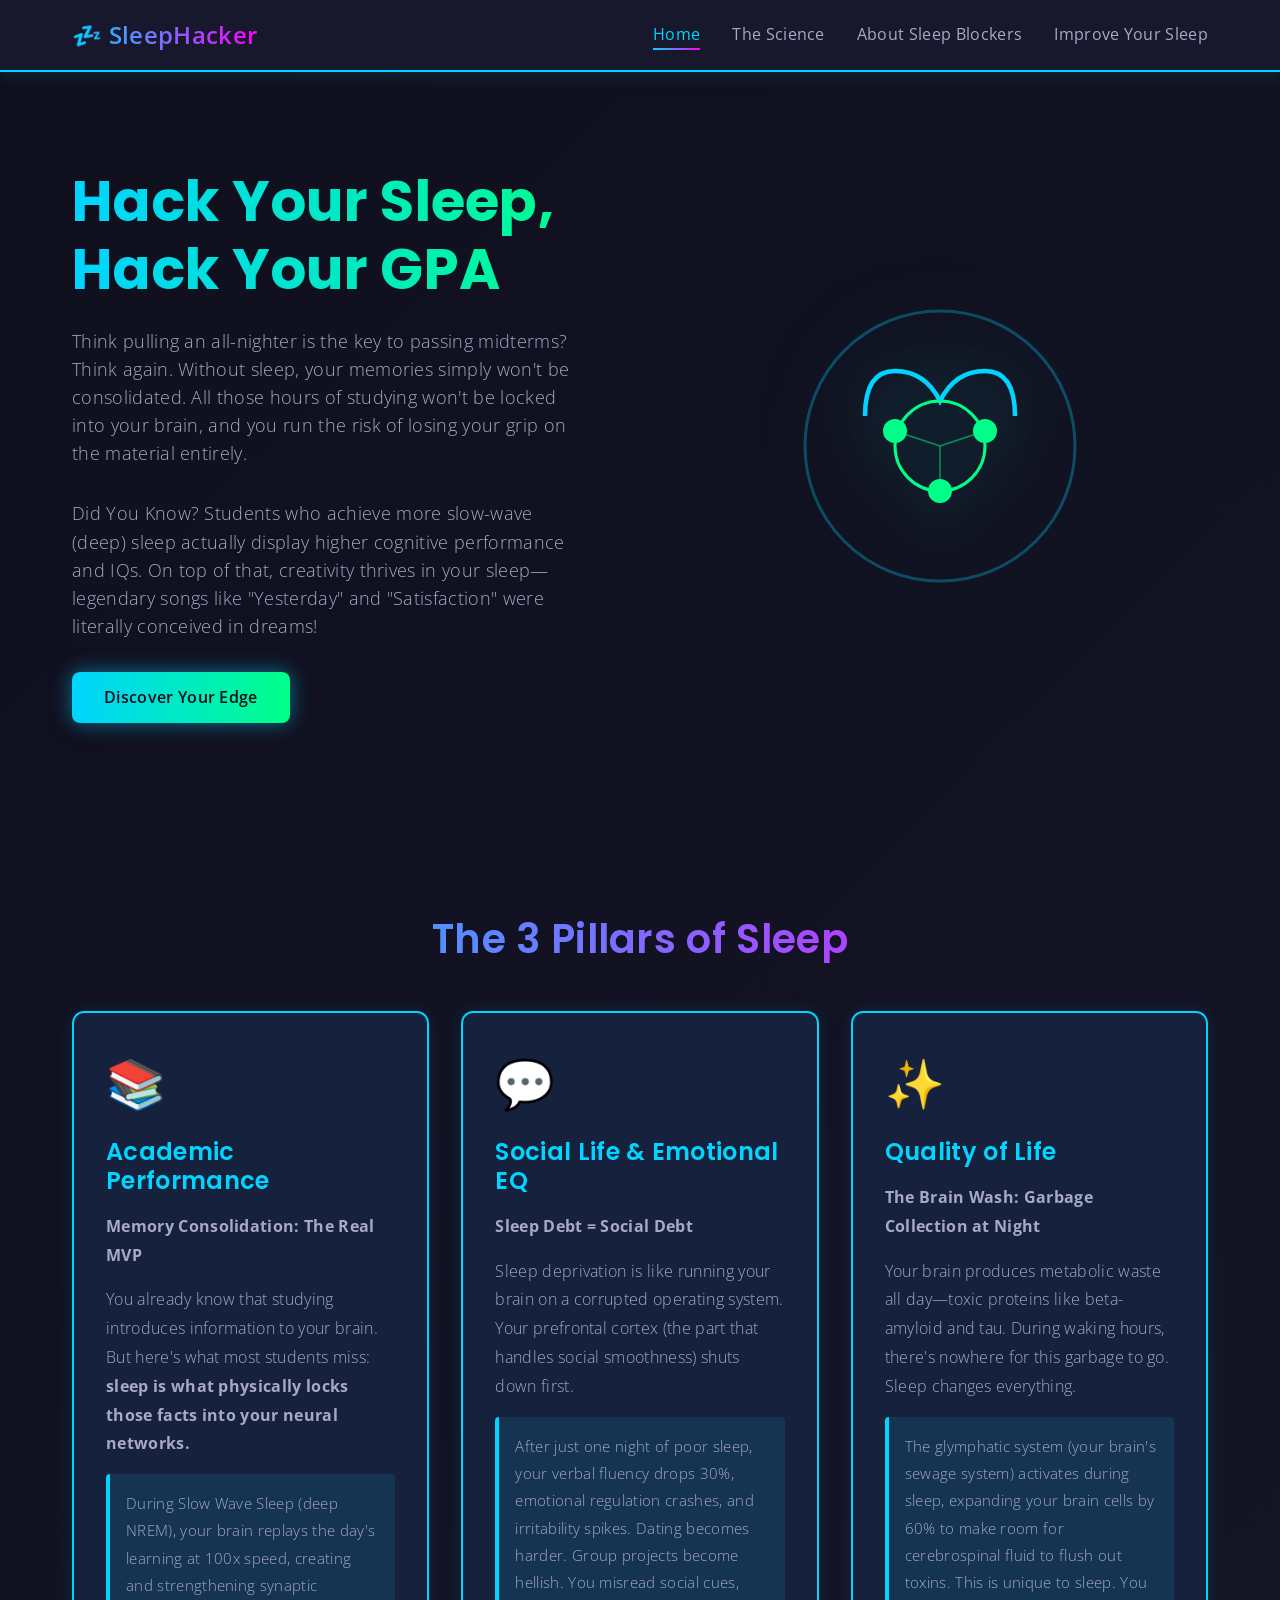
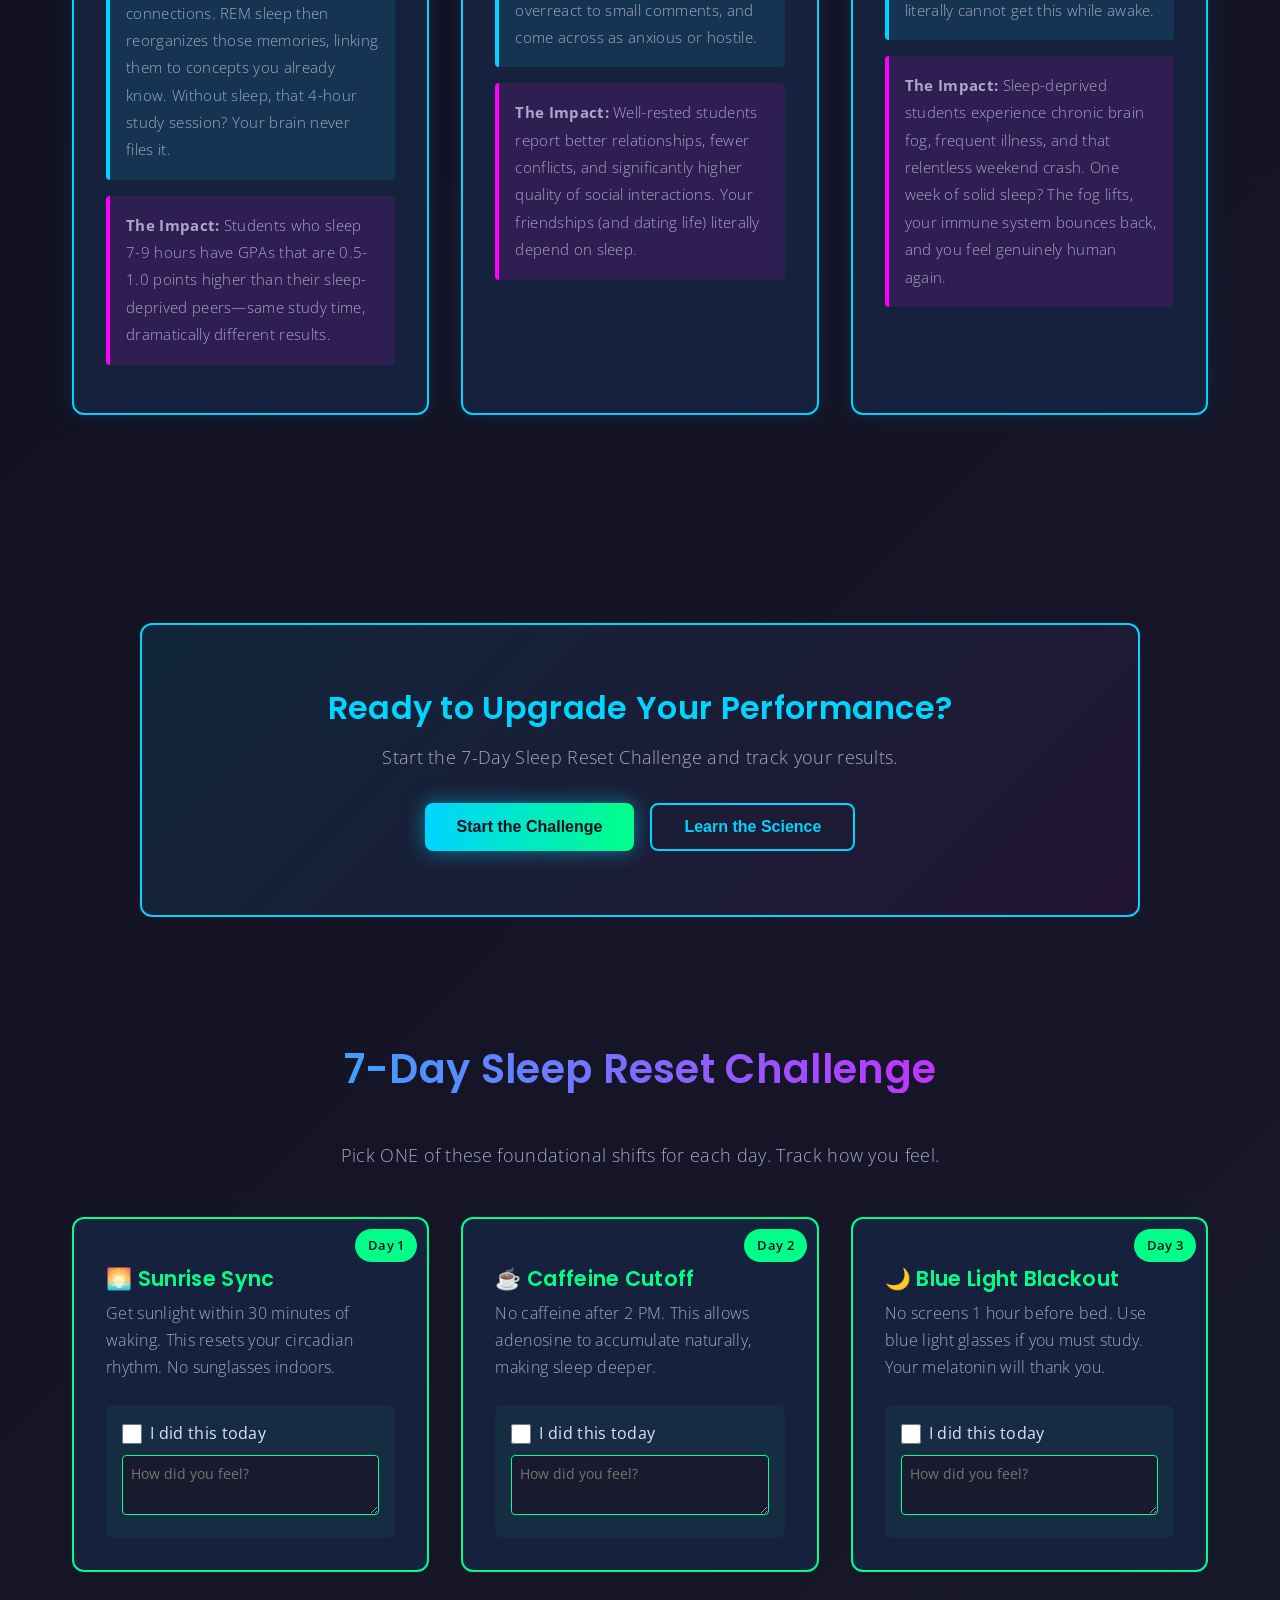
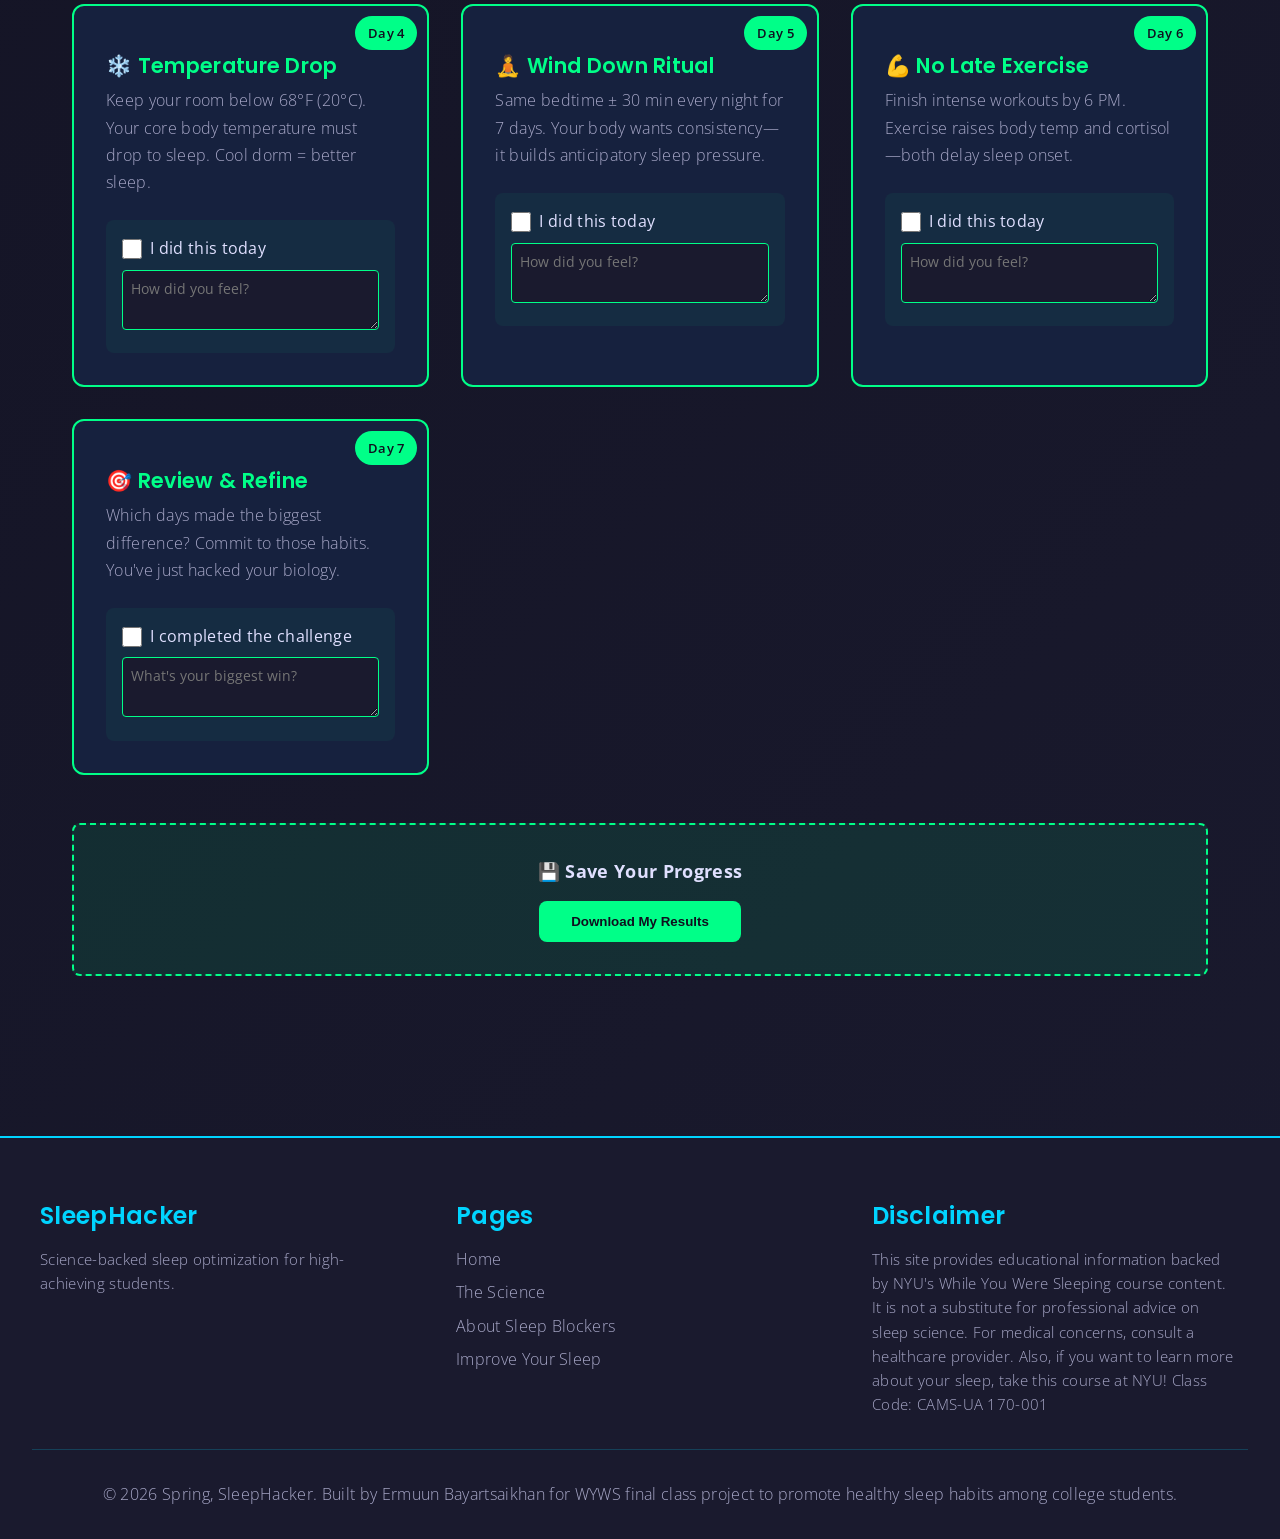
<file: index.html>
<!doctype html>
<html lang="en">
  <head>
    <meta charset="UTF-8" />
    <meta name="viewport" content="width=device-width, initial-scale=1.0" />
    <title>Sleep Hacker - The Ultimate College Cheat Code</title>
    <link rel="preconnect" href="https://fonts.googleapis.com" />
    <link rel="preconnect" href="https://fonts.gstatic.com" crossorigin />
    <link
      href="https://fonts.googleapis.com/css2?family=Open+Sans:wght@300;400&family=Poppins:wght@400;600;700&display=swap"
      rel="stylesheet"
    />
    <link rel="stylesheet" href="styles.css" />
  </head>
  <body>
    <!-- Navigation -->
    <nav class="navbar">
      <div class="nav-container">
        <div class="logo">💤 SleepHacker</div>
        <ul class="nav-links">
          <li><a href="index.html" class="active">Home</a></li>
          <li><a href="science.html">The Science</a></li>
          <li><a href="saboteurs.html">About Sleep Blockers</a></li>
          <li><a href="tools.html">Improve Your Sleep</a></li>
        </ul>
      </div>
    </nav>

    <!-- Hero Section -->
    <section class="hero">
      <div class="hero-content">
        <h1 class="hero-title">Hack Your Sleep, Hack Your GPA</h1>
        <p class="hero-description">
          Think pulling an all-nighter is the key to passing midterms? Think
          again. Without sleep, your memories simply won't be consolidated. All
          those hours of studying won't be locked into your brain, and you run
          the risk of losing your grip on the material entirely.
        </p>
        <p class="hero-description">
          Did You Know? Students who achieve more slow-wave (deep) sleep
          actually display higher cognitive performance and IQs. On top of that,
          creativity thrives in your sleep—legendary songs like "Yesterday" and
          "Satisfaction" were literally conceived in dreams!
        </p>
        <a href="#three-pillars" class="cta-button">Discover Your Edge</a>
      </div>
      <div class="hero-visual">
        <svg
          class="brain-icon"
          viewBox="0 0 200 200"
          xmlns="http://www.w3.org/2000/svg"
        >
          <circle
            cx="100"
            cy="100"
            r="90"
            fill="none"
            stroke="#00d4ff"
            stroke-width="2"
            opacity="0.3"
          />
          <path
            d="M50 80 Q50 50 70 50 Q90 50 100 70 Q110 50 130 50 Q150 50 150 80"
            fill="none"
            stroke="#00d4ff"
            stroke-width="3"
          />
          <circle
            cx="100"
            cy="100"
            r="30"
            fill="none"
            stroke="#00ff88"
            stroke-width="2"
          />
          <circle cx="70" cy="90" r="8" fill="#00ff88" />
          <circle cx="130" cy="90" r="8" fill="#00ff88" />
          <circle cx="100" cy="130" r="8" fill="#00ff88" />
          <line
            x1="70"
            y1="90"
            x2="100"
            y2="100"
            stroke="#00ff88"
            stroke-width="1"
            opacity="0.5"
          />
          <line
            x1="130"
            y1="90"
            x2="100"
            y2="100"
            stroke="#00ff88"
            stroke-width="1"
            opacity="0.5"
          />
          <line
            x1="100"
            y1="130"
            x2="100"
            y2="100"
            stroke="#00ff88"
            stroke-width="1"
            opacity="0.5"
          />
        </svg>
      </div>
    </section>

    <!-- Three Pillars Section -->
    <section class="three-pillars" id="three-pillars">
      <h2 class="section-title">The 3 Pillars of Sleep</h2>
      <div class="pillars-grid">
        <!-- Pillar 1: Academic Performance -->
        <div class="pillar-card">
          <div class="pillar-icon">📚</div>
          <h3>Academic Performance</h3>
          <p class="pillar-intro">
            <strong>Memory Consolidation: The Real MVP</strong>
          </p>
          <p>
            You already know that studying introduces information to your brain.
            But here's what most students miss:
            <strong
              >sleep is what physically locks those facts into your neural
              networks.</strong
            >
          </p>
          <p class="science-snippet">
            During Slow Wave Sleep (deep NREM), your brain replays the day's
            learning at 100x speed, creating and strengthening synaptic
            connections. REM sleep then reorganizes those memories, linking them
            to concepts you already know. Without sleep, that 4-hour study
            session? Your brain never files it.
          </p>
          <p class="impact">
            <strong>The Impact:</strong> Students who sleep 7-9 hours have GPAs
            that are 0.5-1.0 points higher than their sleep-deprived peers—same
            study time, dramatically different results.
          </p>
        </div>

        <!-- Pillar 2: Social Life & Emotional EQ -->
        <div class="pillar-card">
          <div class="pillar-icon">💬</div>
          <h3>Social Life & Emotional EQ</h3>
          <p class="pillar-intro"><strong>Sleep Debt = Social Debt</strong></p>
          <p>
            Sleep deprivation is like running your brain on a corrupted
            operating system. Your prefrontal cortex (the part that handles
            social smoothness) shuts down first.
          </p>
          <p class="science-snippet">
            After just one night of poor sleep, your verbal fluency drops 30%,
            emotional regulation crashes, and irritability spikes. Dating
            becomes harder. Group projects become hellish. You misread social
            cues, overreact to small comments, and come across as anxious or
            hostile.
          </p>
          <p class="impact">
            <strong>The Impact:</strong> Well-rested students report better
            relationships, fewer conflicts, and significantly higher quality of
            social interactions. Your friendships (and dating life) literally
            depend on sleep.
          </p>
        </div>

        <!-- Pillar 3: Quality of Life -->
        <div class="pillar-card">
          <div class="pillar-icon">✨</div>
          <h3>Quality of Life</h3>
          <p class="pillar-intro">
            <strong>The Brain Wash: Garbage Collection at Night</strong>
          </p>
          <p>
            Your brain produces metabolic waste all day—toxic proteins like
            beta-amyloid and tau. During waking hours, there's nowhere for this
            garbage to go. Sleep changes everything.
          </p>
          <p class="science-snippet">
            The glymphatic system (your brain's sewage system) activates during
            sleep, expanding your brain cells by 60% to make room for
            cerebrospinal fluid to flush out toxins. This is unique to sleep.
            You literally cannot get this while awake.
          </p>
          <p class="impact">
            <strong>The Impact:</strong> Sleep-deprived students experience
            chronic brain fog, frequent illness, and that relentless weekend
            crash. One week of solid sleep? The fog lifts, your immune system
            bounces back, and you feel genuinely human again.
          </p>
        </div>
      </div>
    </section>

    <!-- Hook CTA Section -->
    <section class="cta-section">
      <h2>Ready to Upgrade Your Performance?</h2>
      <p>Start the 7-Day Sleep Reset Challenge and track your results.</p>
      <div class="cta-buttons">
        <button class="cta-primary" onclick="scrollToSection('challenge')">
          Start the Challenge
        </button>
        <button
          class="cta-secondary"
          onclick="window.location.href = 'science.html'"
        >
          Learn the Science
        </button>
      </div>
    </section>

    <!-- 7-Day Challenge Section -->
    <section class="challenge-section" id="challenge">
      <h2 class="section-title">7-Day Sleep Reset Challenge</h2>
      <p class="challenge-intro">
        Pick ONE of these foundational shifts for each day. Track how you feel.
      </p>

      <div class="challenge-grid">
        <div class="challenge-card">
          <div class="day-badge">Day 1</div>
          <h4>🌅 Sunrise Sync</h4>
          <p>
            Get sunlight within 30 minutes of waking. This resets your circadian
            rhythm. No sunglasses indoors.
          </p>
          <div class="track-section">
            <label>
              <input type="checkbox" class="challenge-check" />
              I did this today
            </label>
            <textarea
              placeholder="How did you feel?"
              class="challenge-notes"
            ></textarea>
          </div>
        </div>

        <div class="challenge-card">
          <div class="day-badge">Day 2</div>
          <h4>☕ Caffeine Cutoff</h4>
          <p>
            No caffeine after 2 PM. This allows adenosine to accumulate
            naturally, making sleep deeper.
          </p>
          <div class="track-section">
            <label>
              <input type="checkbox" class="challenge-check" />
              I did this today
            </label>
            <textarea
              placeholder="How did you feel?"
              class="challenge-notes"
            ></textarea>
          </div>
        </div>

        <div class="challenge-card">
          <div class="day-badge">Day 3</div>
          <h4>🌙 Blue Light Blackout</h4>
          <p>
            No screens 1 hour before bed. Use blue light glasses if you must
            study. Your melatonin will thank you.
          </p>
          <div class="track-section">
            <label>
              <input type="checkbox" class="challenge-check" />
              I did this today
            </label>
            <textarea
              placeholder="How did you feel?"
              class="challenge-notes"
            ></textarea>
          </div>
        </div>

        <div class="challenge-card">
          <div class="day-badge">Day 4</div>
          <h4>❄️ Temperature Drop</h4>
          <p>
            Keep your room below 68°F (20°C). Your core body temperature must
            drop to sleep. Cool dorm = better sleep.
          </p>
          <div class="track-section">
            <label>
              <input type="checkbox" class="challenge-check" />
              I did this today
            </label>
            <textarea
              placeholder="How did you feel?"
              class="challenge-notes"
            ></textarea>
          </div>
        </div>

        <div class="challenge-card">
          <div class="day-badge">Day 5</div>
          <h4>🧘 Wind Down Ritual</h4>
          <p>
            Same bedtime ± 30 min every night for 7 days. Your body wants
            consistency—it builds anticipatory sleep pressure.
          </p>
          <div class="track-section">
            <label>
              <input type="checkbox" class="challenge-check" />
              I did this today
            </label>
            <textarea
              placeholder="How did you feel?"
              class="challenge-notes"
            ></textarea>
          </div>
        </div>

        <div class="challenge-card">
          <div class="day-badge">Day 6</div>
          <h4>💪 No Late Exercise</h4>
          <p>
            Finish intense workouts by 6 PM. Exercise raises body temp and
            cortisol—both delay sleep onset.
          </p>
          <div class="track-section">
            <label>
              <input type="checkbox" class="challenge-check" />
              I did this today
            </label>
            <textarea
              placeholder="How did you feel?"
              class="challenge-notes"
            ></textarea>
          </div>
        </div>

        <div class="challenge-card">
          <div class="day-badge">Day 7</div>
          <h4>🎯 Review & Refine</h4>
          <p>
            Which days made the biggest difference? Commit to those habits.
            You've just hacked your biology.
          </p>
          <div class="track-section">
            <label>
              <input type="checkbox" class="challenge-check" />
              I completed the challenge
            </label>
            <textarea
              placeholder="What's your biggest win?"
              class="challenge-notes"
            ></textarea>
          </div>
        </div>
      </div>

      <div class="challenge-cta">
        <p>💾 <strong>Save Your Progress</strong></p>
        <button class="export-btn" onclick="exportChallenge()">
          Download My Results
        </button>
      </div>
    </section>

    <!-- Footer -->
    <footer class="footer">
      <div class="footer-content">
        <div class="footer-section">
          <h4>SleepHacker</h4>
          <p>Science-backed sleep optimization for high-achieving students.</p>
        </div>
        <div class="footer-section">
          <h4>Pages</h4>
          <ul>
            <li><a href="index.html">Home</a></li>
            <li><a href="science.html">The Science</a></li>
            <li><a href="saboteurs.html">About Sleep Blockers</a></li>
            <li><a href="tools.html">Improve Your Sleep</a></li>
          </ul>
        </div>
        <div class="footer-section">
          <h4>Disclaimer</h4>
          <p>
            This site provides educational information backed by NYU's While You
            Were Sleeping course content. It is not a substitute for
            professional advice on sleep science. For medical concerns, consult
            a healthcare provider. Also, if you want to learn more about your
            sleep, take this course at NYU! Class Code: CAMS-UA 170-001
          </p>
        </div>
      </div>
      <div class="footer-bottom">
        <p>
          &copy; 2026 Spring, SleepHacker. Built by Ermuun Bayartsaikhan for
          WYWS final class project to promote healthy sleep habits among college
          students.
        </p>
      </div>
    </footer>

    <script src="script.js"></script>
  </body>
</html>
</file>
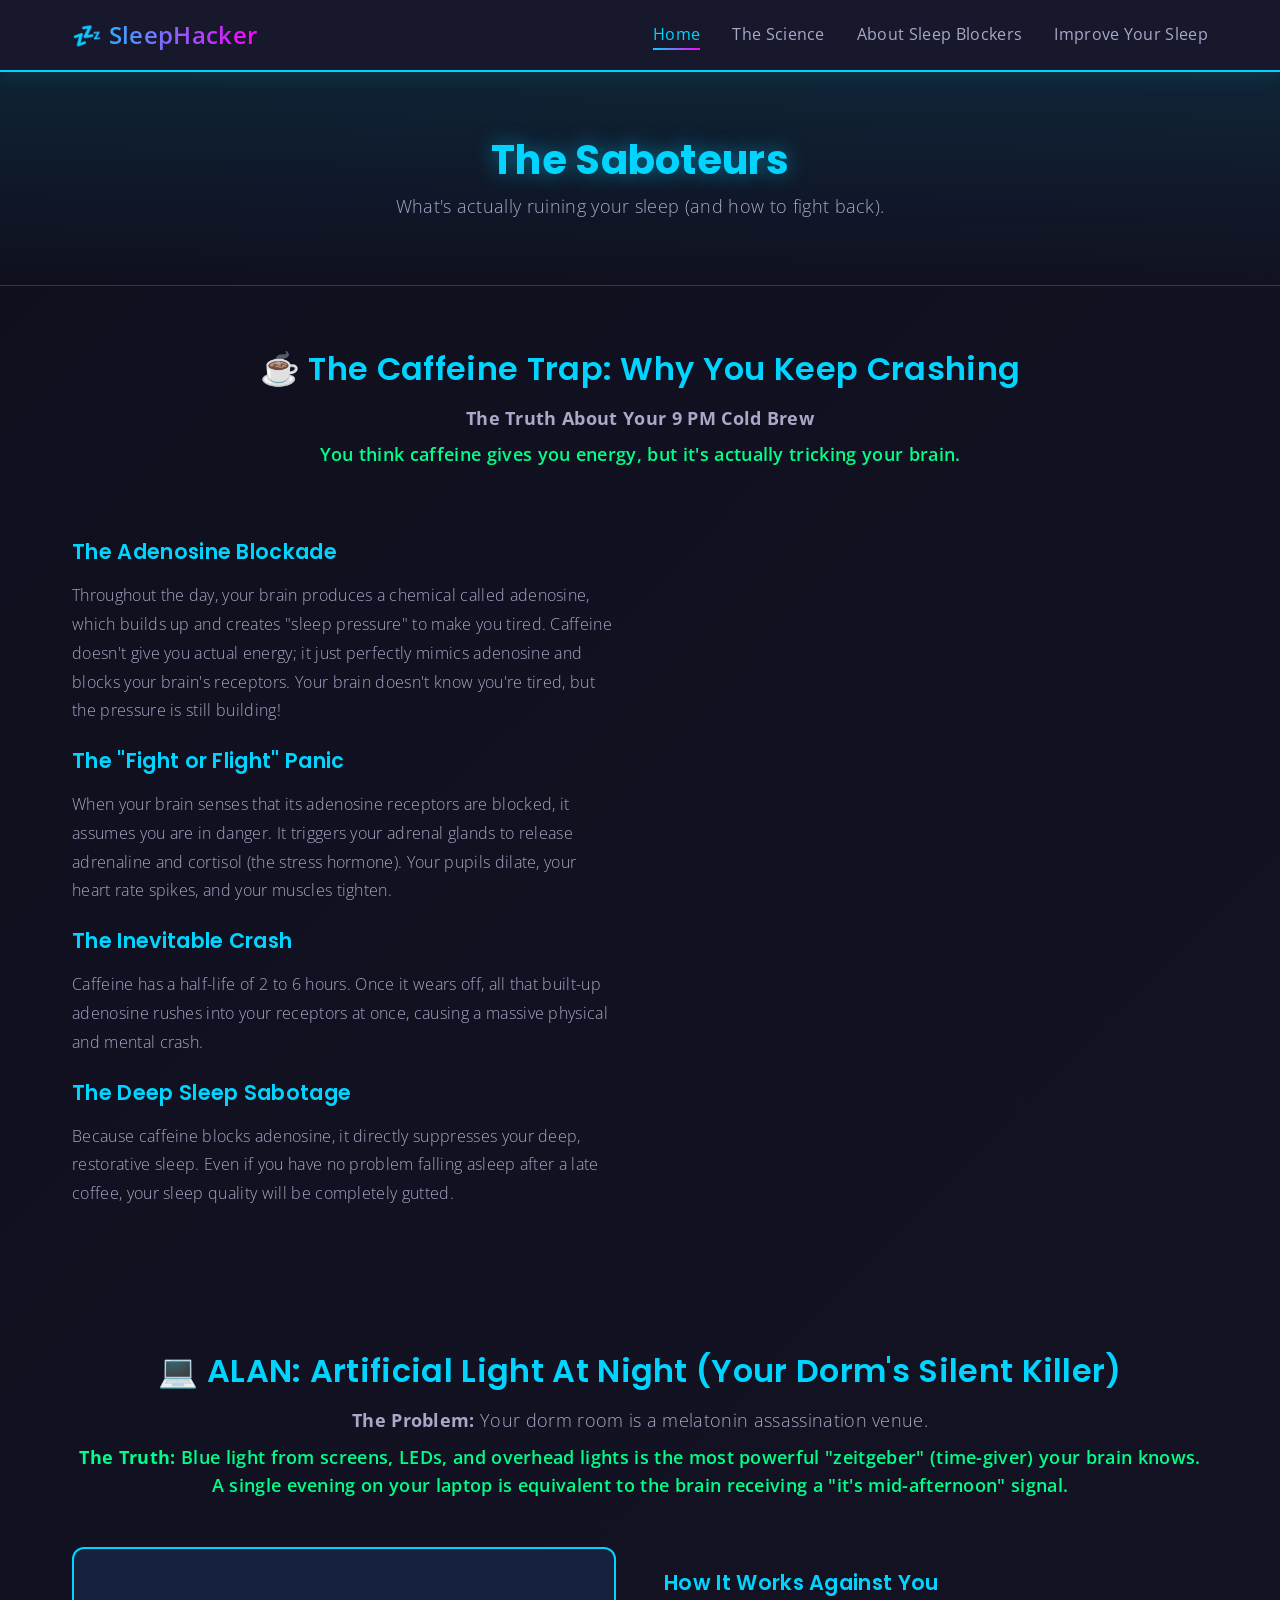
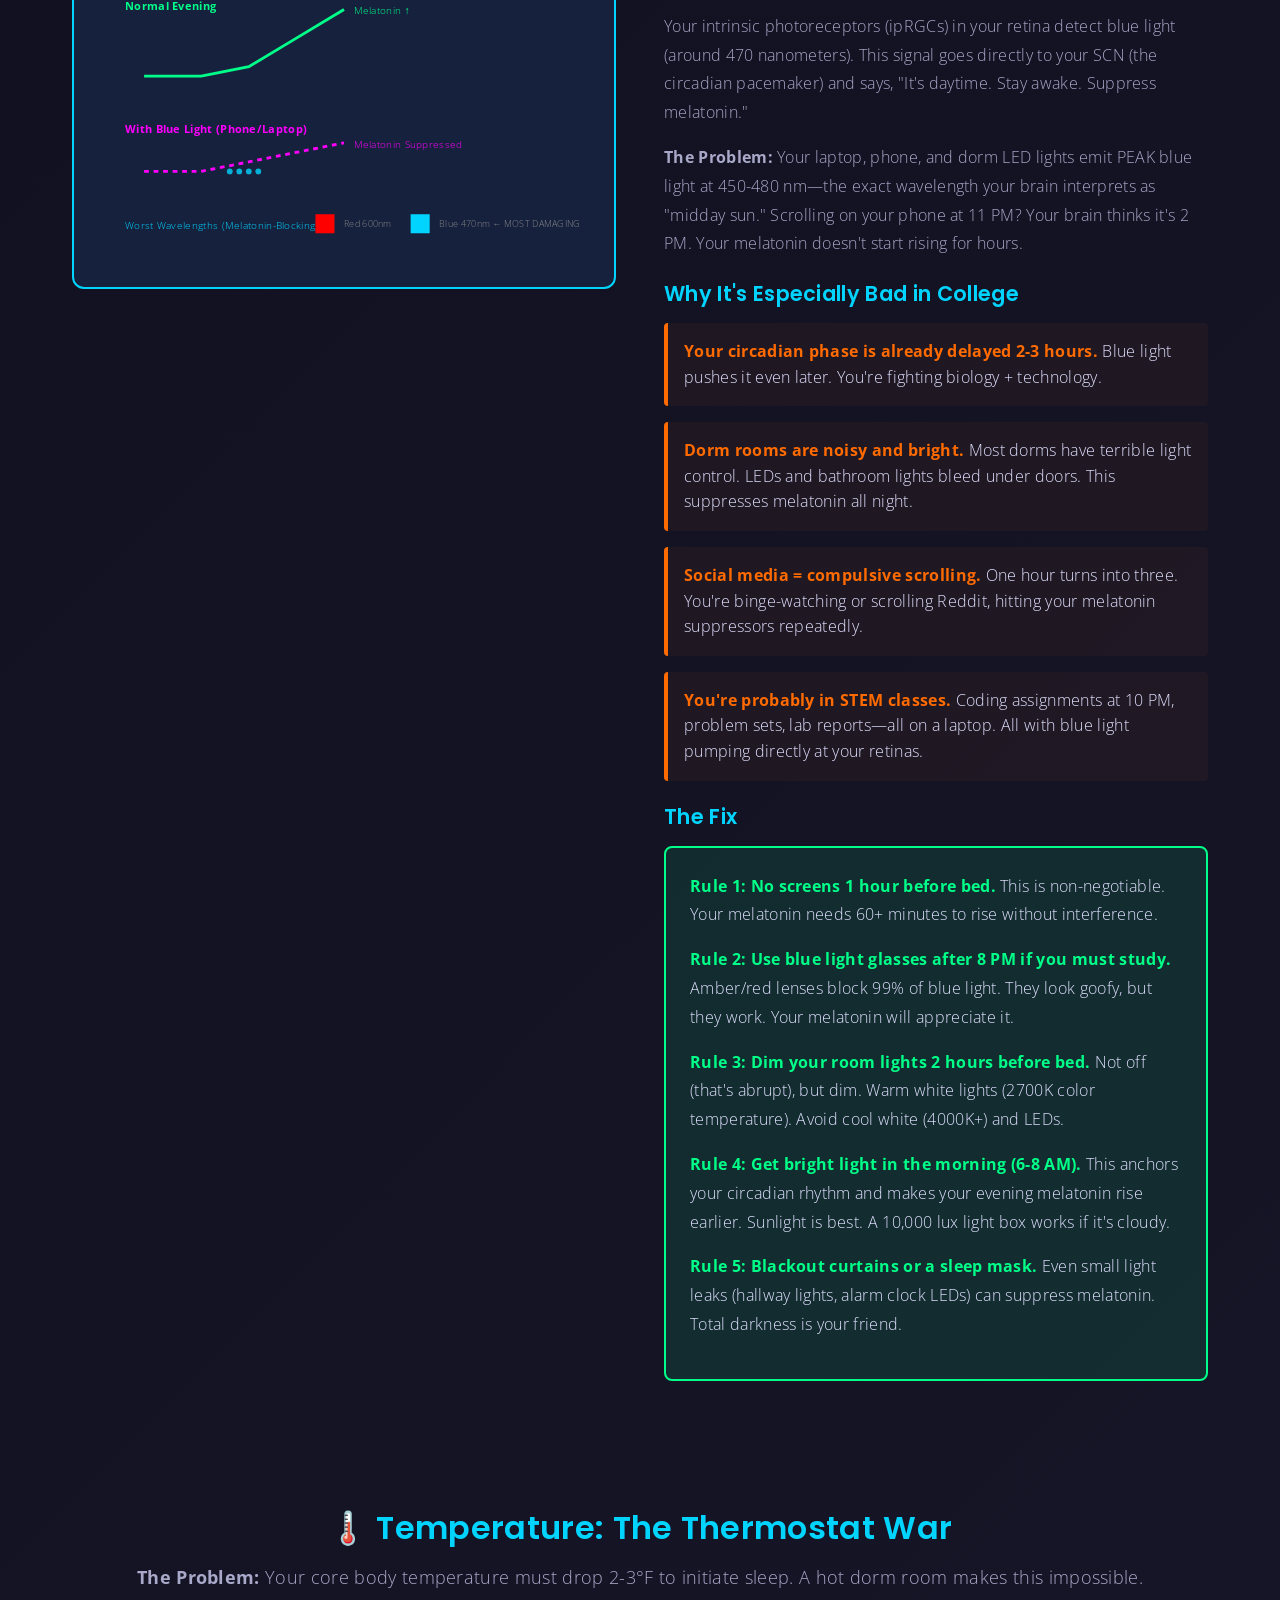
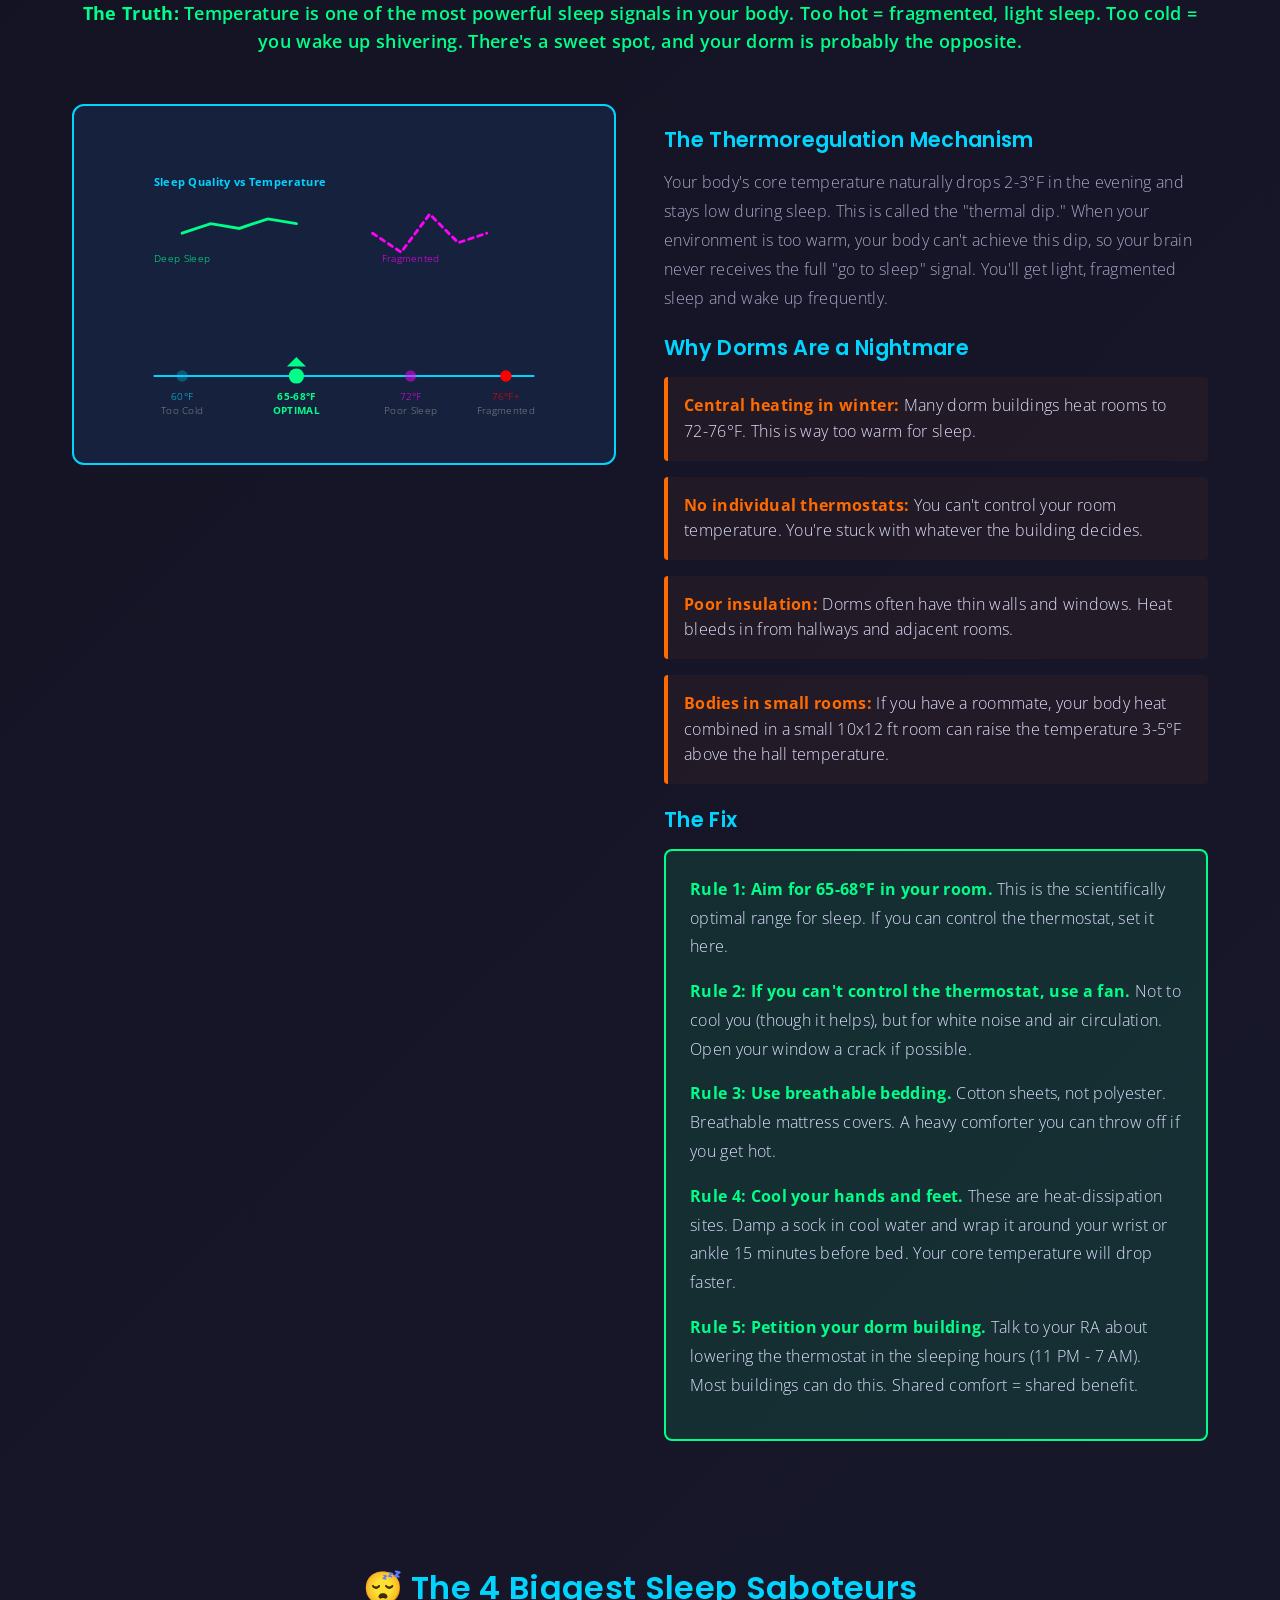
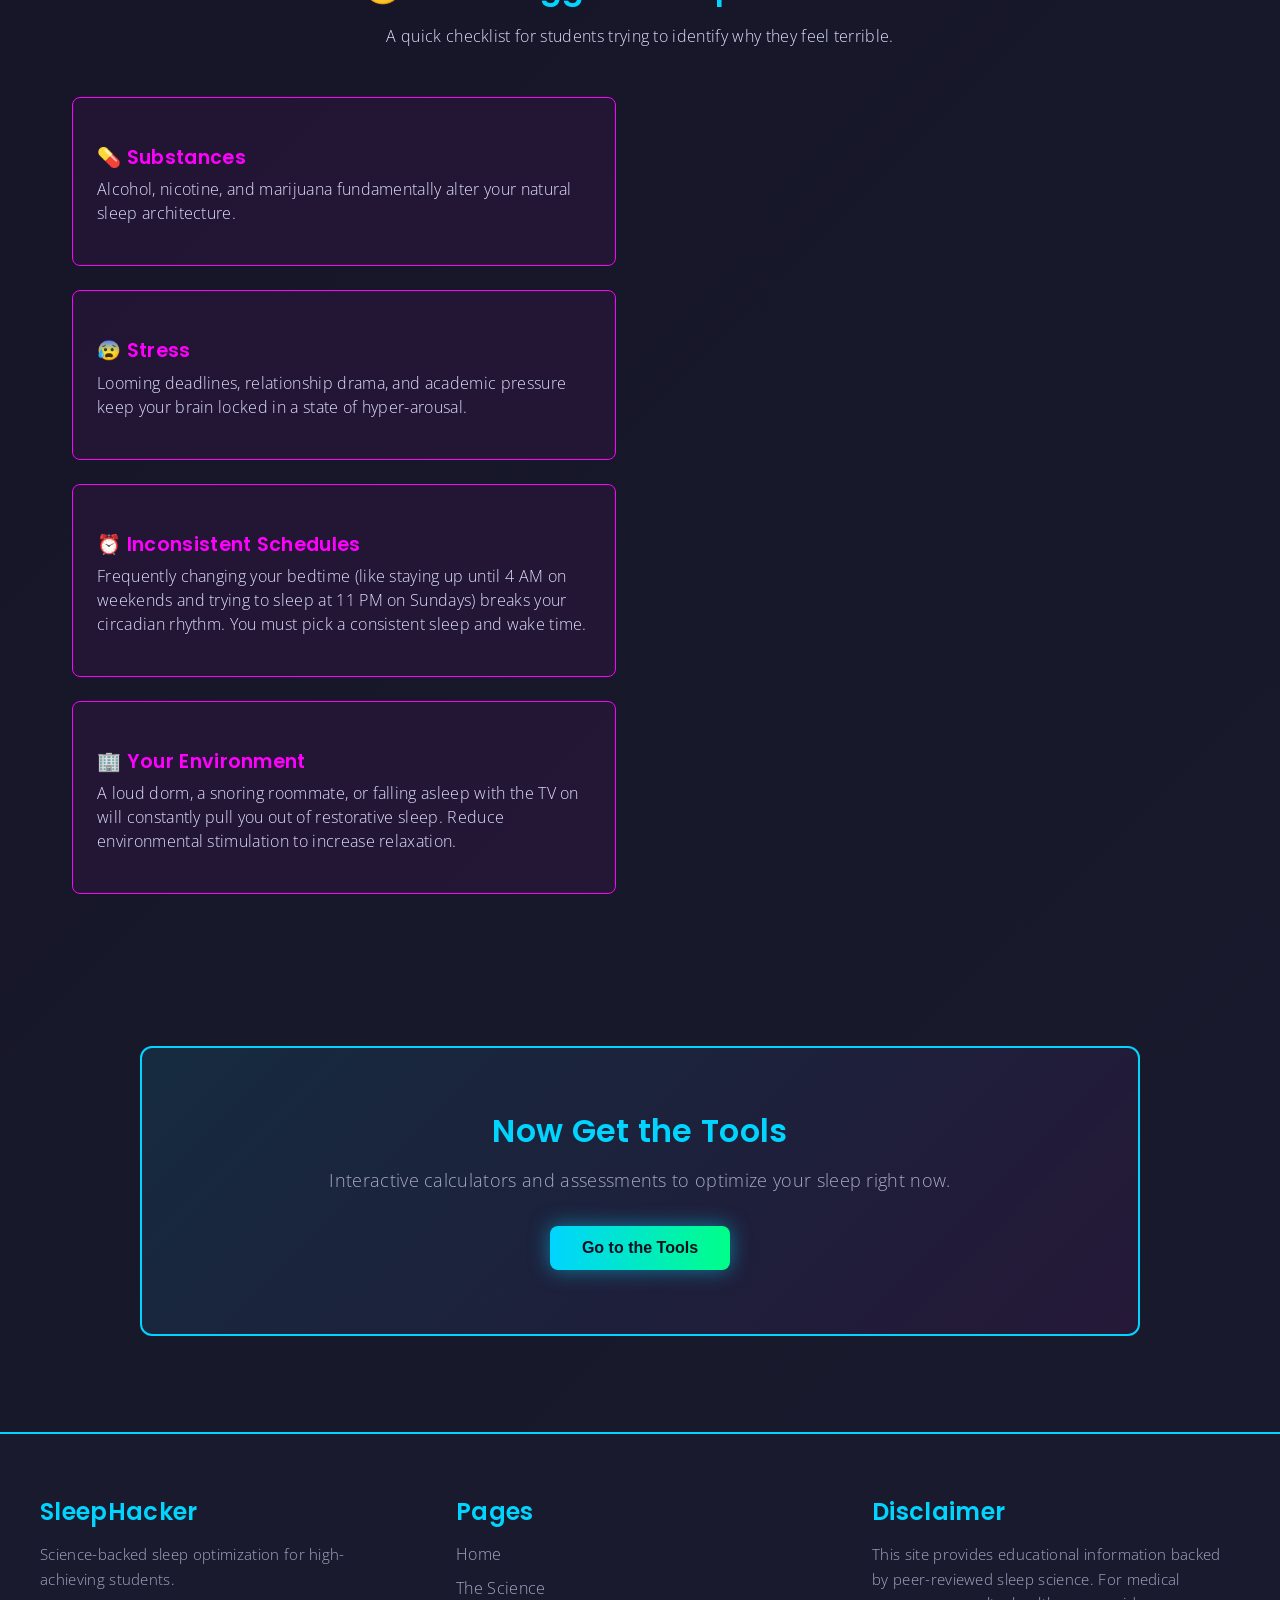
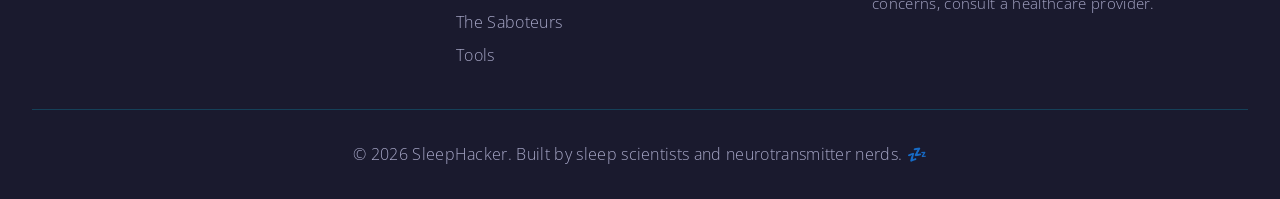
<file: saboteurs.html>
<!doctype html>
<html lang="en">
  <head>
    <meta charset="UTF-8" />
    <meta name="viewport" content="width=device-width, initial-scale=1.0" />
    <title>The Saboteurs - SleepHacker</title>
    <link rel="preconnect" href="https://fonts.googleapis.com" />
    <link rel="preconnect" href="https://fonts.gstatic.com" crossorigin />
    <link
      href="https://fonts.googleapis.com/css2?family=Open+Sans:wght@300;400&family=Poppins:wght@400;600;700&display=swap"
      rel="stylesheet"
    />
    <link rel="stylesheet" href="styles.css" />
  </head>
  <body>
    <!-- Navigation -->
    <nav class="navbar">
      <div class="nav-container">
        <div class="logo">💤 SleepHacker</div>
        <ul class="nav-links">
          <li><a href="index.html" class="active">Home</a></li>
          <li><a href="science.html">The Science</a></li>
          <li><a href="saboteurs.html">About Sleep Blockers</a></li>
          <li><a href="tools.html">Improve Your Sleep</a></li>
        </ul>
      </div>
    </nav>

    <section class="page-header">
      <h1>The Saboteurs</h1>
      <p>What's actually ruining your sleep (and how to fight back).</p>
    </section>

    <!-- Saboteur 1: Caffeine -->
    <section class="saboteur-section">
      <div class="saboteur-intro">
        <h2>☕ The Caffeine Trap: Why You Keep Crashing</h2>
        <p class="saboteur-hook">
          <strong>The Truth About Your 9 PM Cold Brew</strong>
        </p>
        <p class="saboteur-truth">
          You think caffeine gives you energy, but it's actually tricking your
          brain.
        </p>
      </div>

      <div class="saboteur-explainer">
        <div class="saboteur-text">
          <h3>The Adenosine Blockade</h3>
          <p>
            Throughout the day, your brain produces a chemical called adenosine,
            which builds up and creates "sleep pressure" to make you tired.
            Caffeine doesn't give you actual energy; it just perfectly mimics
            adenosine and blocks your brain's receptors. Your brain doesn't know
            you're tired, but the pressure is still building!
          </p>

          <h3>The "Fight or Flight" Panic</h3>
          <p>
            When your brain senses that its adenosine receptors are blocked, it
            assumes you are in danger. It triggers your adrenal glands to
            release adrenaline and cortisol (the stress hormone). Your pupils
            dilate, your heart rate spikes, and your muscles tighten.
          </p>

          <h3>The Inevitable Crash</h3>
          <p>
            Caffeine has a half-life of 2 to 6 hours. Once it wears off, all
            that built-up adenosine rushes into your receptors at once, causing
            a massive physical and mental crash.
          </p>

          <h3>The Deep Sleep Sabotage</h3>
          <p>
            Because caffeine blocks adenosine, it directly suppresses your deep,
            restorative sleep. Even if you have no problem falling asleep after
            a late coffee, your sleep quality will be completely gutted.
          </p>
        </div>
      </div>
    </section>

    <!-- Saboteur 2: ALAN (Artificial Light At Night) -->
    <section class="saboteur-section">
      <div class="saboteur-intro">
        <h2>💻 ALAN: Artificial Light At Night (Your Dorm's Silent Killer)</h2>
        <p class="saboteur-hook">
          <strong>The Problem:</strong> Your dorm room is a melatonin
          assassination venue.
        </p>
        <p class="saboteur-truth">
          <strong>The Truth:</strong> Blue light from screens, LEDs, and
          overhead lights is the most powerful "zeitgeber" (time-giver) your
          brain knows. A single evening on your laptop is equivalent to the
          brain receiving a "it's mid-afternoon" signal.
        </p>
      </div>

      <div class="saboteur-explainer">
        <div class="saboteur-visual">
          <svg viewBox="0 0 500 280" xmlns="http://www.w3.org/2000/svg">
            <!-- Melatonin curve WITHOUT blue light -->
            <g>
              <text
                x="20"
                y="30"
                fill="#00ff88"
                font-size="12"
                font-weight="bold"
              >
                Normal Evening
              </text>
              <path
                d="M 40 100 L 100 100 L 150 90 L 200 60 L 250 30"
                fill="none"
                stroke="#00ff88"
                stroke-width="3"
              />
              <text x="260" y="35" fill="#00ff88" font-size="11">
                Melatonin ↑
              </text>
            </g>

            <!-- Melatonin curve WITH blue light -->
            <g>
              <text
                x="20"
                y="160"
                fill="#ff00ff"
                font-size="12"
                font-weight="bold"
              >
                With Blue Light (Phone/Laptop)
              </text>
              <path
                d="M 40 200 L 100 200 L 150 190 L 200 180 L 250 170"
                fill="none"
                stroke="#ff00ff"
                stroke-width="3"
                stroke-dasharray="5,5"
              />
              <text x="260" y="175" fill="#ff00ff" font-size="11">
                Melatonin Suppressed
              </text>

              <!-- Blue light zaps -->
              <circle cx="130" cy="200" r="3" fill="#00d4ff" opacity="0.8" />
              <circle cx="140" cy="200" r="3" fill="#00d4ff" opacity="0.8" />
              <circle cx="150" cy="200" r="3" fill="#00d4ff" opacity="0.8" />
              <circle cx="160" cy="200" r="3" fill="#00d4ff" opacity="0.8" />
            </g>

            <!-- Light spectrum -->
            <g>
              <text x="20" y="260" fill="#00d4ff" font-size="10">
                Worst Wavelengths (Melatonin-Blocking):
              </text>
              <rect x="220" y="245" width="20" height="20" fill="#ff0000" />
              <text x="250" y="258" fill="#888" font-size="9">Red 600nm</text>

              <rect x="320" y="245" width="20" height="20" fill="#00d4ff" />
              <text x="350" y="258" fill="#888" font-size="9">
                Blue 470nm ← MOST DAMAGING
              </text>
            </g>
          </svg>
        </div>

        <div class="saboteur-text">
          <h3>How It Works Against You</h3>
          <p>
            Your intrinsic photoreceptors (ipRGCs) in your retina detect blue
            light (around 470 nanometers). This signal goes directly to your SCN
            (the circadian pacemaker) and says, "It's daytime. Stay awake.
            Suppress melatonin."
          </p>
          <p>
            <strong>The Problem:</strong> Your laptop, phone, and dorm LED
            lights emit PEAK blue light at 450-480 nm—the exact wavelength your
            brain interprets as "midday sun." Scrolling on your phone at 11 PM?
            Your brain thinks it's 2 PM. Your melatonin doesn't start rising for
            hours.
          </p>

          <h3>Why It's Especially Bad in College</h3>
          <ul class="trap-list">
            <li>
              <strong
                >Your circadian phase is already delayed 2-3 hours.</strong
              >
              Blue light pushes it even later. You're fighting biology +
              technology.
            </li>
            <li>
              <strong>Dorm rooms are noisy and bright.</strong> Most dorms have
              terrible light control. LEDs and bathroom lights bleed under
              doors. This suppresses melatonin all night.
            </li>
            <li>
              <strong>Social media = compulsive scrolling.</strong> One hour
              turns into three. You're binge-watching or scrolling Reddit,
              hitting your melatonin suppressors repeatedly.
            </li>
            <li>
              <strong>You're probably in STEM classes.</strong> Coding
              assignments at 10 PM, problem sets, lab reports—all on a laptop.
              All with blue light pumping directly at your retinas.
            </li>
          </ul>

          <h3>The Fix</h3>
          <div class="fix-box">
            <p>
              <strong>Rule 1: No screens 1 hour before bed.</strong> This is
              non-negotiable. Your melatonin needs 60+ minutes to rise without
              interference.
            </p>
            <p>
              <strong
                >Rule 2: Use blue light glasses after 8 PM if you must
                study.</strong
              >
              Amber/red lenses block 99% of blue light. They look goofy, but
              they work. Your melatonin will appreciate it.
            </p>
            <p>
              <strong>Rule 3: Dim your room lights 2 hours before bed.</strong>
              Not off (that's abrupt), but dim. Warm white lights (2700K color
              temperature). Avoid cool white (4000K+) and LEDs.
            </p>
            <p>
              <strong>Rule 4: Get bright light in the morning (6-8 AM).</strong>
              This anchors your circadian rhythm and makes your evening
              melatonin rise earlier. Sunlight is best. A 10,000 lux light box
              works if it's cloudy.
            </p>
            <p>
              <strong>Rule 5: Blackout curtains or a sleep mask.</strong> Even
              small light leaks (hallway lights, alarm clock LEDs) can suppress
              melatonin. Total darkness is your friend.
            </p>
          </div>
        </div>
      </div>
    </section>

    <!-- Saboteur 3: Temperature -->
    <section class="saboteur-section">
      <div class="saboteur-intro">
        <h2>🌡️ Temperature: The Thermostat War</h2>
        <p class="saboteur-hook">
          <strong>The Problem:</strong> Your core body temperature must drop
          2-3°F to initiate sleep. A hot dorm room makes this impossible.
        </p>
        <p class="saboteur-truth">
          <strong>The Truth:</strong> Temperature is one of the most powerful
          sleep signals in your body. Too hot = fragmented, light sleep. Too
          cold = you wake up shivering. There's a sweet spot, and your dorm is
          probably the opposite.
        </p>
      </div>

      <div class="saboteur-explainer">
        <div class="saboteur-visual">
          <svg viewBox="0 0 500 300" xmlns="http://www.w3.org/2000/svg">
            <!-- Temperature scale -->
            <line
              x1="50"
              y1="250"
              x2="450"
              y2="250"
              stroke="#00d4ff"
              stroke-width="2"
            />

            <!-- Cold side -->
            <circle cx="80" cy="250" r="6" fill="#00d4ff" opacity="0.3" />
            <text
              x="80"
              y="275"
              text-anchor="middle"
              fill="#00d4ff"
              font-size="11"
            >
              60°F
            </text>
            <text
              x="80"
              y="290"
              text-anchor="middle"
              fill="#888"
              font-size="10"
            >
              Too Cold
            </text>

            <!-- Good zone -->
            <circle cx="200" cy="250" r="8" fill="#00ff88" />
            <text
              x="200"
              y="275"
              text-anchor="middle"
              fill="#00ff88"
              font-size="11"
              font-weight="bold"
            >
              65-68°F
            </text>
            <text
              x="200"
              y="290"
              text-anchor="middle"
              fill="#00ff88"
              font-size="10"
              font-weight="bold"
            >
              OPTIMAL
            </text>
            <polygon points="200,230 190,240 210,240" fill="#00ff88" />

            <!-- Warm side -->
            <circle cx="320" cy="250" r="6" fill="#ff00ff" opacity="0.5" />
            <text
              x="320"
              y="275"
              text-anchor="middle"
              fill="#ff00ff"
              font-size="11"
            >
              72°F
            </text>
            <text
              x="320"
              y="290"
              text-anchor="middle"
              fill="#888"
              font-size="10"
            >
              Poor Sleep
            </text>

            <!-- Hot side -->
            <circle cx="420" cy="250" r="6" fill="#ff0000" />
            <text
              x="420"
              y="275"
              text-anchor="middle"
              fill="#ff0000"
              font-size="11"
            >
              76°F+
            </text>
            <text
              x="420"
              y="290"
              text-anchor="middle"
              fill="#888"
              font-size="10"
            >
              Fragmented
            </text>

            <!-- Sleep quality illustration -->
            <g>
              <text
                x="50"
                y="50"
                fill="#00d4ff"
                font-size="12"
                font-weight="bold"
              >
                Sleep Quality vs Temperature
              </text>

              <!-- Good sleep (cool) -->
              <path
                d="M 80 100 L 110 90 L 140 95 L 170 85 L 200 90"
                fill="none"
                stroke="#00ff88"
                stroke-width="3"
                stroke-linecap="round"
              />
              <text
                x="80"
                y="130"
                text-anchor="middle"
                fill="#00ff88"
                font-size="10"
              >
                Deep Sleep
              </text>

              <!-- Poor sleep (warm) -->
              <path
                d="M 280 100 L 310 120 L 340 80 L 370 110 L 400 100"
                fill="none"
                stroke="#ff00ff"
                stroke-width="3"
                stroke-linecap="round"
                stroke-dasharray="5,5"
              />
              <text
                x="320"
                y="130"
                text-anchor="middle"
                fill="#ff00ff"
                font-size="10"
              >
                Fragmented
              </text>
            </g>
          </svg>
        </div>

        <div class="saboteur-text">
          <h3>The Thermoregulation Mechanism</h3>
          <p>
            Your body's core temperature naturally drops 2-3°F in the evening
            and stays low during sleep. This is called the "thermal dip." When
            your environment is too warm, your body can't achieve this dip, so
            your brain never receives the full "go to sleep" signal. You'll get
            light, fragmented sleep and wake up frequently.
          </p>

          <h3>Why Dorms Are a Nightmare</h3>
          <ul class="trap-list">
            <li>
              <strong>Central heating in winter:</strong> Many dorm buildings
              heat rooms to 72-76°F. This is way too warm for sleep.
            </li>
            <li>
              <strong>No individual thermostats:</strong> You can't control your
              room temperature. You're stuck with whatever the building decides.
            </li>
            <li>
              <strong>Poor insulation:</strong> Dorms often have thin walls and
              windows. Heat bleeds in from hallways and adjacent rooms.
            </li>
            <li>
              <strong>Bodies in small rooms:</strong> If you have a roommate,
              your body heat combined in a small 10x12 ft room can raise the
              temperature 3-5°F above the hall temperature.
            </li>
          </ul>

          <h3>The Fix</h3>
          <div class="fix-box">
            <p>
              <strong>Rule 1: Aim for 65-68°F in your room.</strong> This is the
              scientifically optimal range for sleep. If you can control the
              thermostat, set it here.
            </p>
            <p>
              <strong
                >Rule 2: If you can't control the thermostat, use a fan.</strong
              >
              Not to cool you (though it helps), but for white noise and air
              circulation. Open your window a crack if possible.
            </p>
            <p>
              <strong>Rule 3: Use breathable bedding.</strong> Cotton sheets,
              not polyester. Breathable mattress covers. A heavy comforter you
              can throw off if you get hot.
            </p>
            <p>
              <strong>Rule 4: Cool your hands and feet.</strong> These are
              heat-dissipation sites. Damp a sock in cool water and wrap it
              around your wrist or ankle 15 minutes before bed. Your core
              temperature will drop faster.
            </p>
            <p>
              <strong>Rule 5: Petition your dorm building.</strong> Talk to your
              RA about lowering the thermostat in the sleeping hours (11 PM - 7
              AM). Most buildings can do this. Shared comfort = shared benefit.
            </p>
          </div>
        </div>
      </div>
    </section>

    <!-- What's Ruining Your Sleep -->
    <section class="saboteur-section">
      <div class="saboteur-intro">
        <h2>😴 The 4 Biggest Sleep Saboteurs</h2>
        <p class="saboteur-description">
          A quick checklist for students trying to identify why they feel
          terrible.
        </p>
      </div>

      <div class="saboteur-explainer">
        <div class="saboteur-text">
          <div class="sabotage-item">
            <h3>💊 Substances</h3>
            <p>
              Alcohol, nicotine, and marijuana fundamentally alter your natural
              sleep architecture.
            </p>
          </div>

          <div class="sabotage-item">
            <h3>😰 Stress</h3>
            <p>
              Looming deadlines, relationship drama, and academic pressure keep
              your brain locked in a state of hyper-arousal.
            </p>
          </div>

          <div class="sabotage-item">
            <h3>⏰ Inconsistent Schedules</h3>
            <p>
              Frequently changing your bedtime (like staying up until 4 AM on
              weekends and trying to sleep at 11 PM on Sundays) breaks your
              circadian rhythm. You must pick a consistent sleep and wake time.
            </p>
          </div>

          <div class="sabotage-item">
            <h3>🏢 Your Environment</h3>
            <p>
              A loud dorm, a snoring roommate, or falling asleep with the TV on
              will constantly pull you out of restorative sleep. Reduce
              environmental stimulation to increase relaxation.
            </p>
          </div>
        </div>
      </div>
    </section>

    <!-- CTA Section -->
    <section class="cta-section">
      <h2>Now Get the Tools</h2>
      <p>
        Interactive calculators and assessments to optimize your sleep right
        now.
      </p>
      <button class="cta-primary" onclick="window.location.href = 'tools.html'">
        Go to the Tools
      </button>
    </section>

    <!-- Footer -->
    <footer class="footer">
      <div class="footer-content">
        <div class="footer-section">
          <h4>SleepHacker</h4>
          <p>Science-backed sleep optimization for high-achieving students.</p>
        </div>
        <div class="footer-section">
          <h4>Pages</h4>
          <ul>
            <li><a href="index.html">Home</a></li>
            <li><a href="science.html">The Science</a></li>
            <li><a href="saboteurs.html">The Saboteurs</a></li>
            <li><a href="tools.html">Tools</a></li>
          </ul>
        </div>
        <div class="footer-section">
          <h4>Disclaimer</h4>
          <p>
            This site provides educational information backed by peer-reviewed
            sleep science. For medical concerns, consult a healthcare provider.
          </p>
        </div>
      </div>
      <div class="footer-bottom">
        <p>
          &copy; 2026 SleepHacker. Built by sleep scientists and
          neurotransmitter nerds. 💤
        </p>
      </div>
    </footer>

    <script src="script.js"></script>
  </body>
</html>
</file>
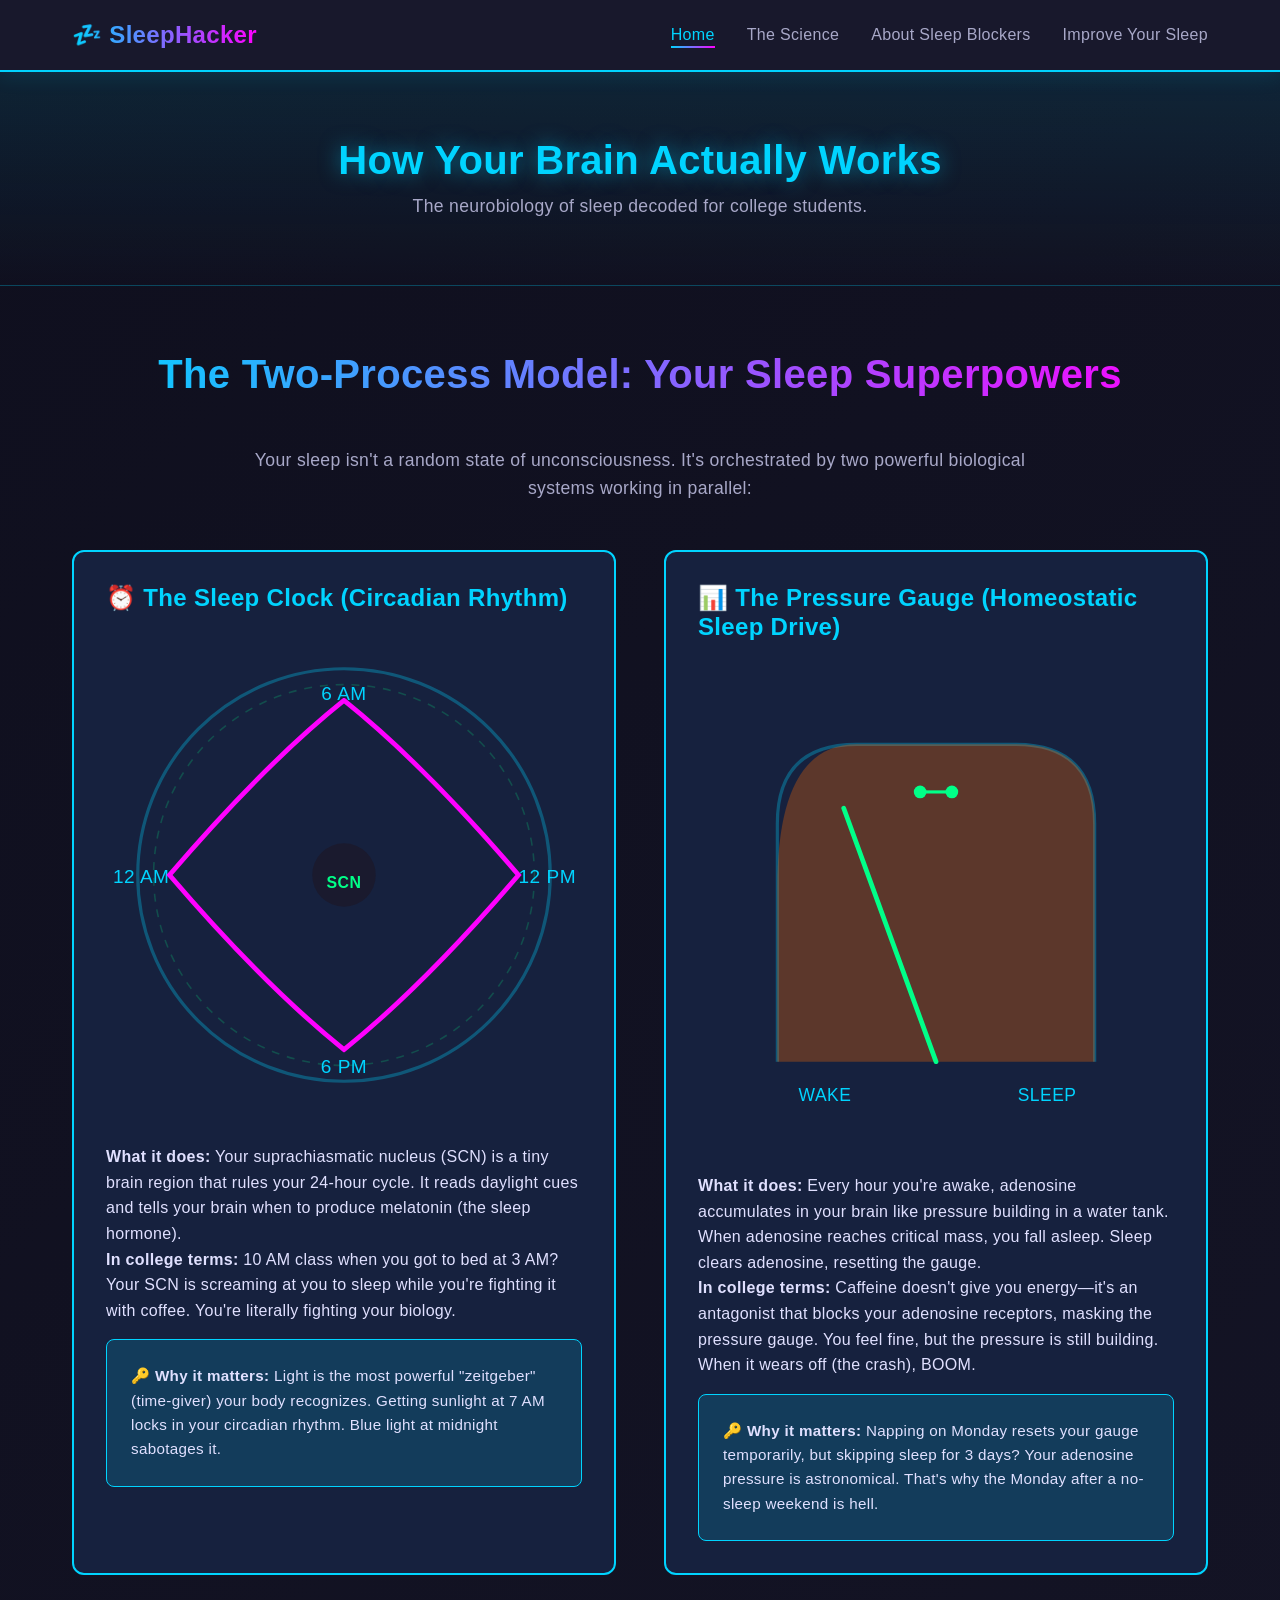
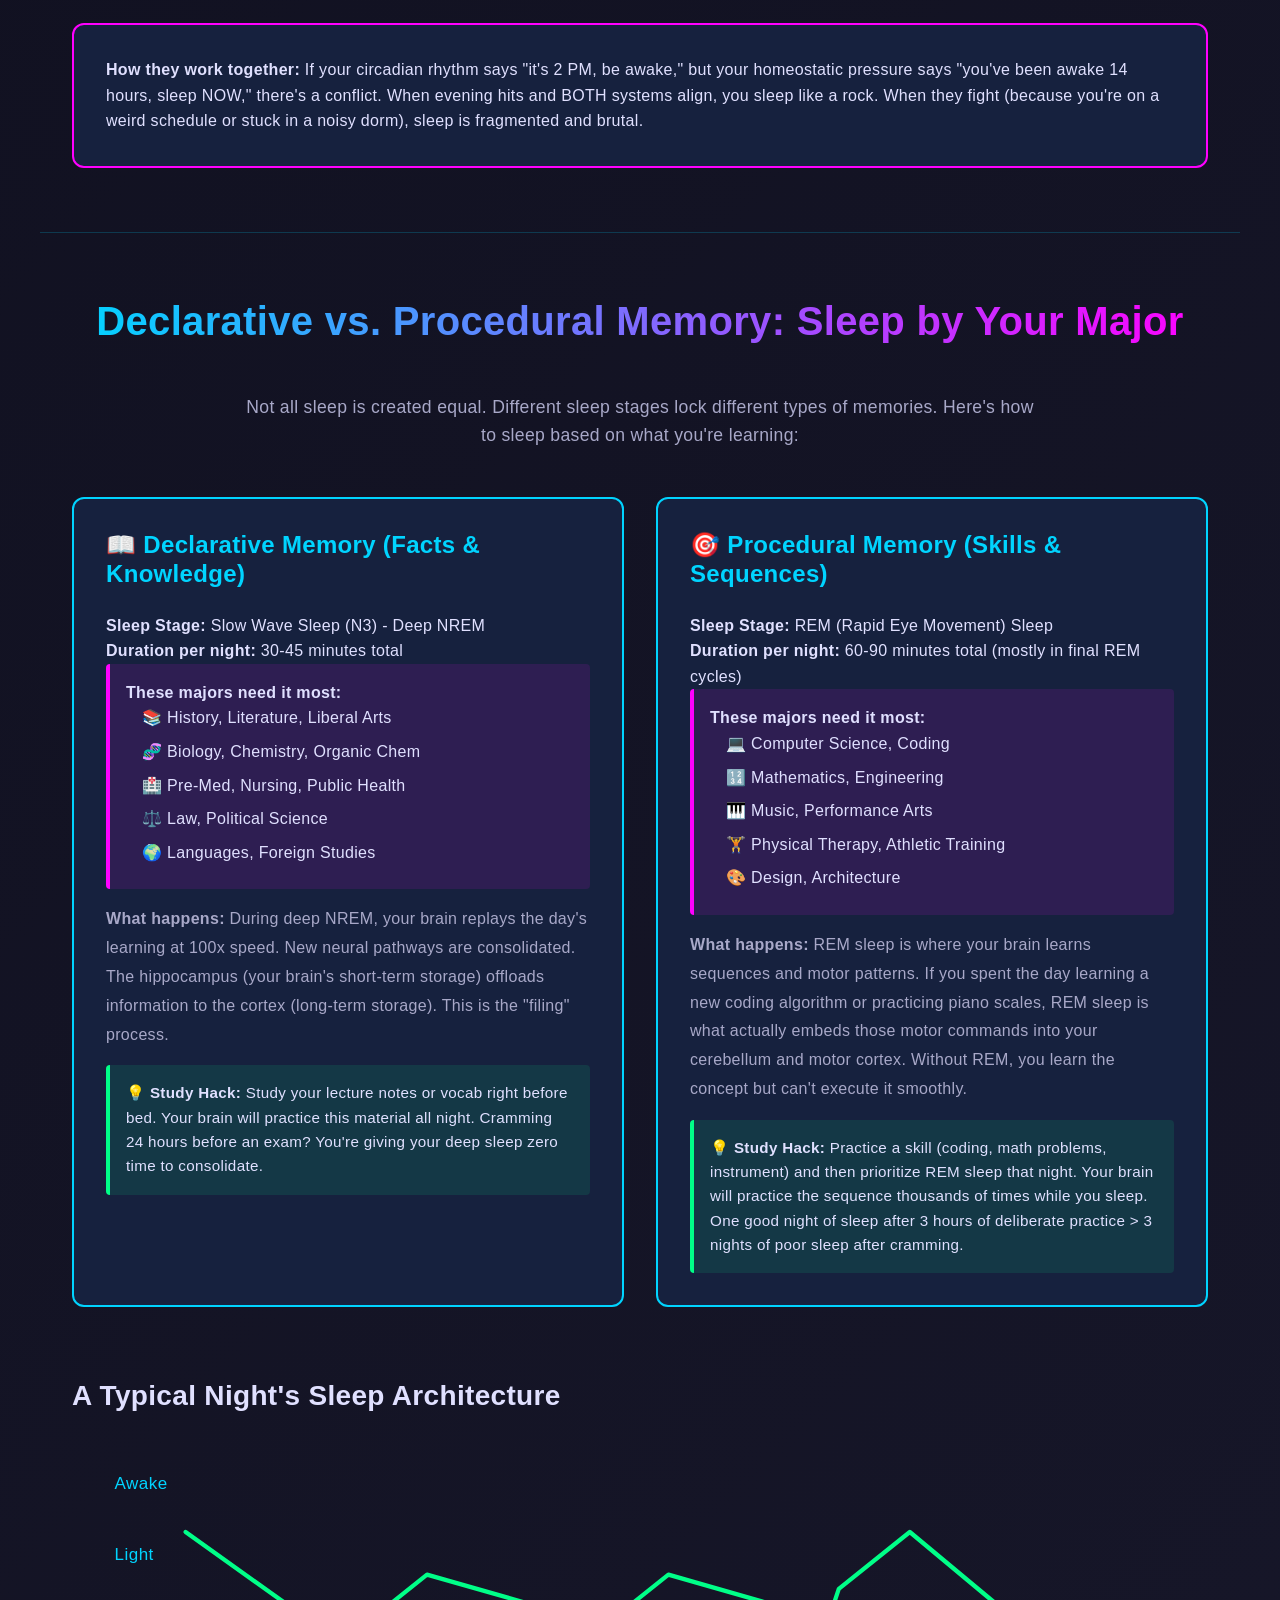
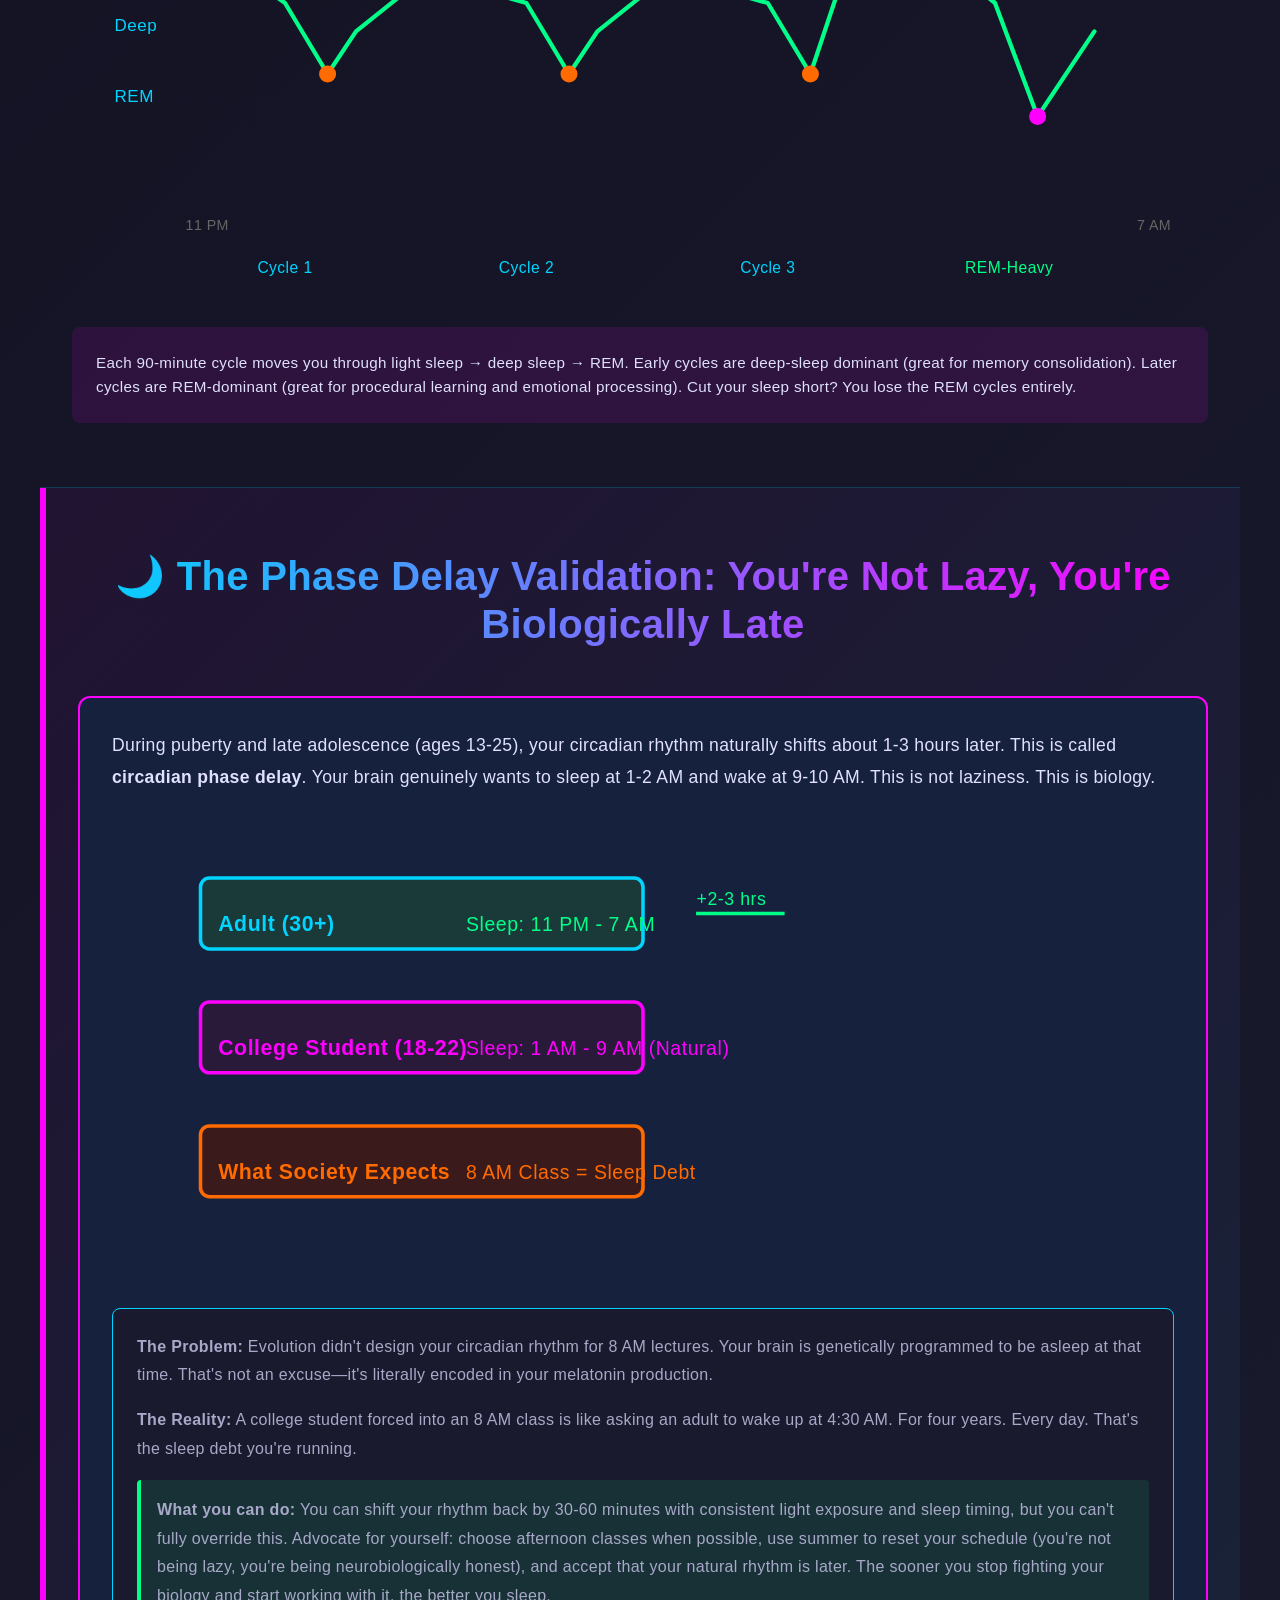
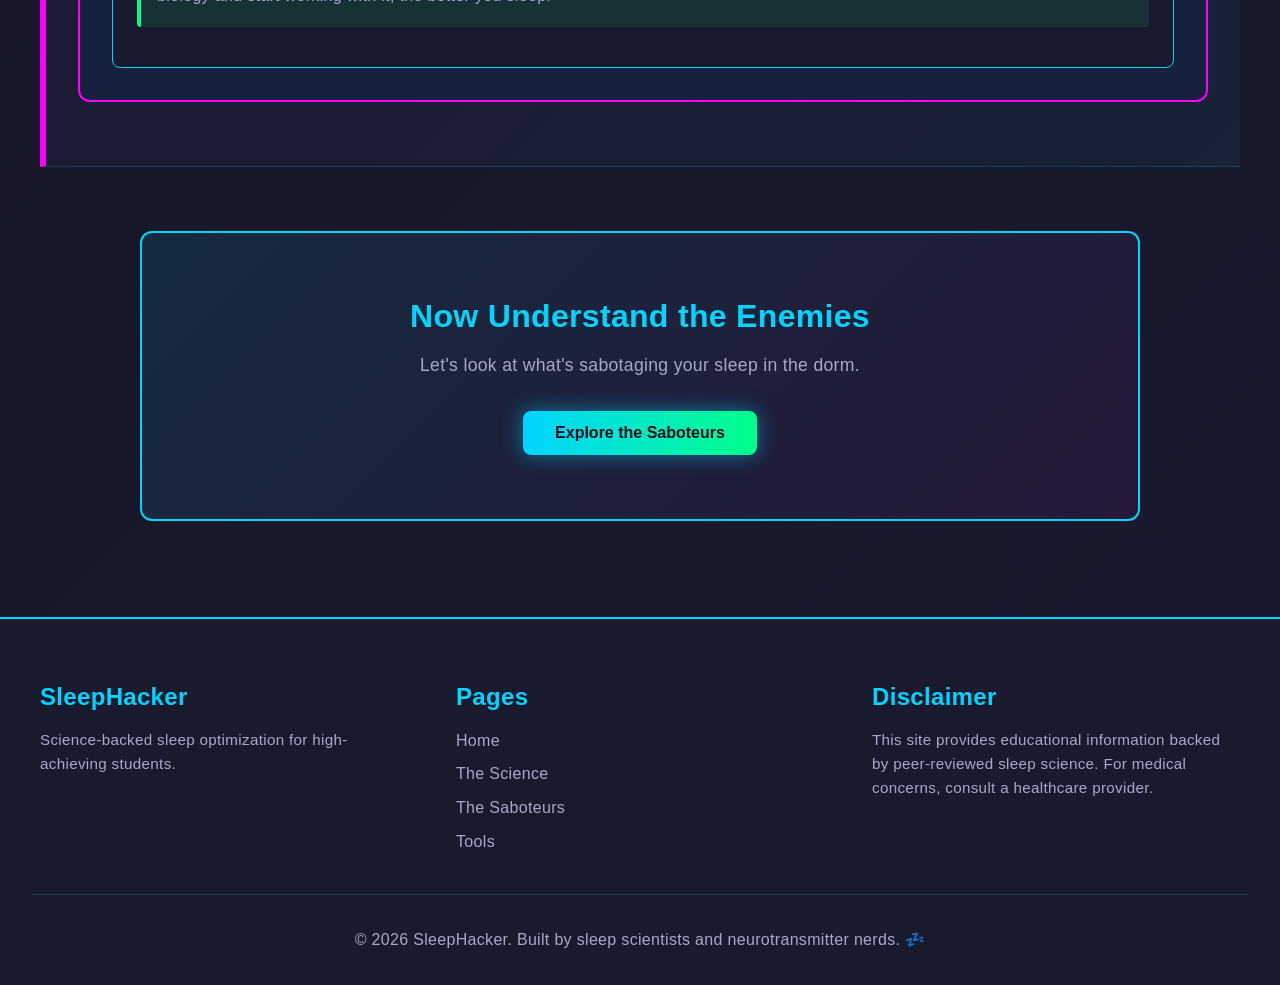
<file: science.html>
<!DOCTYPE html>
<html lang="en">
<head>
    <meta charset="UTF-8">
    <meta name="viewport" content="width=device-width, initial-scale=1.0">
    <title>The Science - SleepHacker</title>
    <link rel="stylesheet" href="styles.css">
</head>
<body>
    <!-- Navigation -->
    <nav class="navbar">
        <div class="nav-container">
            <div class="logo">💤 SleepHacker</div>
            <ul class="nav-links">
                <li><a href="index.html" class="active">Home</a></li>
                <li><a href="science.html">The Science</a></li>
                <li><a href="saboteurs.html">About Sleep Blockers</a></li>
                <li><a href="tools.html">Improve Your Sleep</a></li>
            </ul>
        </div>
    </nav>

    <section class="page-header">
        <h1>How Your Brain Actually Works</h1>
        <p>The neurobiology of sleep decoded for college students.</p>
    </section>

    <!-- Two-Process Model -->
    <section class="science-section">
        <h2 class="section-title">The Two-Process Model: Your Sleep Superpowers</h2>
        <p class="section-intro">Your sleep isn't a random state of unconsciousness. It's orchestrated by two powerful biological systems working in parallel:</p>

        <div class="science-grid">
            
            <!-- Process 1: Circadian Rhythm (Sleep Clock) -->
            <div class="process-card">
                <h3>⏰ The Sleep Clock (Circadian Rhythm)</h3>
                <div class="process-visual">
                    <svg class="circadian-svg" viewBox="0 0 300 300" xmlns="http://www.w3.org/2000/svg">
                        <!-- 24-hour clock -->
                        <circle cx="150" cy="150" r="130" fill="none" stroke="#00d4ff" stroke-width="2" opacity="0.3"/>
                        <circle cx="150" cy="150" r="120" fill="none" stroke="#00ff88" stroke-width="1" opacity="0.2" stroke-dasharray="5,5"/>
                        
                        <!-- Time labels -->
                        <text x="150" y="40" text-anchor="middle" fill="#00d4ff" font-size="12">6 AM</text>
                        <text x="260" y="155" text-anchor="start" fill="#00d4ff" font-size="12">12 PM</text>
                        <text x="150" y="275" text-anchor="middle" fill="#00d4ff" font-size="12">6 PM</text>
                        <text x="40" y="155" text-anchor="end" fill="#00d4ff" font-size="12">12 AM</text>
                        
                        <!-- Melatonin curve -->
                        <path d="M 150 40 Q 200 80 260 150 Q 200 220 150 260 Q 100 220 40 150 Q 100 80 150 40" fill="none" stroke="#ff00ff" stroke-width="3" stroke-linecap="round"/>
                        
                        <!-- Center -->
                        <circle cx="150" cy="150" r="20" fill="#1a1a2e"/>
                        <text x="150" y="158" text-anchor="middle" fill="#00ff88" font-size="10" font-weight="bold">SCN</text>
                    </svg>
                </div>
                <p><strong>What it does:</strong> Your suprachiasmatic nucleus (SCN) is a tiny brain region that rules your 24-hour cycle. It reads daylight cues and tells your brain when to produce melatonin (the sleep hormone).</p>
                <p><strong>In college terms:</strong> 10 AM class when you got to bed at 3 AM? Your SCN is screaming at you to sleep while you're fighting it with coffee. You're literally fighting your biology.</p>
                <p class="key-point">🔑 <strong>Why it matters:</strong> Light is the most powerful "zeitgeber" (time-giver) your body recognizes. Getting sunlight at 7 AM locks in your circadian rhythm. Blue light at midnight sabotages it.</p>
            </div>

            <!-- Process 2: Homeostatic Sleep Drive (Pressure Gauge) -->
            <div class="process-card">
                <h3>📊 The Pressure Gauge (Homeostatic Sleep Drive)</h3>
                <div class="process-visual">
                    <svg class="adenosine-svg" viewBox="0 0 300 300" xmlns="http://www.w3.org/2000/svg">
                        <!-- Gauge background -->
                        <path d="M 50 250 L 50 100 Q 50 50 100 50 L 200 50 Q 250 50 250 100 L 250 250" fill="none" stroke="#00d4ff" stroke-width="2" opacity="0.3"/>
                        
                        <!-- Gauge fill (adenosine) -->
                        <path d="M 50 250 L 50 140 Q 50 50 100 50 L 200 50 Q 250 50 250 100 L 250 250" fill="#ff6b00" opacity="0.3"/>
                        
                        <!-- Gauge needle -->
                        <line x1="150" y1="250" x2="150" y2="80" stroke="#00ff88" stroke-width="3" stroke-linecap="round" transform="rotate(-20 150 250)"/>
                        
                        <!-- Time labels -->
                        <text x="80" y="275" text-anchor="middle" fill="#00d4ff" font-size="11">WAKE</text>
                        <text x="220" y="275" text-anchor="middle" fill="#00d4ff" font-size="11">SLEEP</text>
                        
                        <!-- Adenosine molecule representation -->
                        <circle cx="140" cy="80" r="4" fill="#00ff88"/>
                        <circle cx="160" cy="80" r="4" fill="#00ff88"/>
                        <line x1="140" y1="80" x2="160" y2="80" stroke="#00ff88" stroke-width="2"/>
                    </svg>
                </div>
                <p><strong>What it does:</strong> Every hour you're awake, adenosine accumulates in your brain like pressure building in a water tank. When adenosine reaches critical mass, you fall asleep. Sleep clears adenosine, resetting the gauge.</p>
                <p><strong>In college terms:</strong> Caffeine doesn't give you energy—it's an antagonist that blocks your adenosine receptors, masking the pressure gauge. You feel fine, but the pressure is still building. When it wears off (the crash), BOOM.</p>
                <p class="key-point">🔑 <strong>Why it matters:</strong> Napping on Monday resets your gauge temporarily, but skipping sleep for 3 days? Your adenosine pressure is astronomical. That's why the Monday after a no-sleep weekend is hell.</p>
            </div>

        </div>

        <div class="process-explanation">
            <p><strong>How they work together:</strong> If your circadian rhythm says "it's 2 PM, be awake," but your homeostatic pressure says "you've been awake 14 hours, sleep NOW," there's a conflict. When evening hits and BOTH systems align, you sleep like a rock. When they fight (because you're on a weird schedule or stuck in a noisy dorm), sleep is fragmented and brutal.</p>
        </div>
    </section>

    <!-- Sleep Stages & Memory -->
    <section class="science-section">
        <h2 class="section-title">Declarative vs. Procedural Memory: Sleep by Your Major</h2>
        <p class="section-intro">Not all sleep is created equal. Different sleep stages lock different types of memories. Here's how to sleep based on what you're learning:</p>

        <div class="memory-grid">
            <!-- Declarative Memory (NREM/Deep Sleep) -->
            <div class="memory-card">
                <h3>📖 Declarative Memory (Facts & Knowledge)</h3>
                <p><strong>Sleep Stage:</strong> Slow Wave Sleep (N3) - Deep NREM</p>
                <p><strong>Duration per night:</strong> 30-45 minutes total</p>
                
                <div class="who-needs-this">
                    <p><strong>These majors need it most:</strong></p>
                    <ul>
                        <li>📚 History, Literature, Liberal Arts</li>
                        <li>🧬 Biology, Chemistry, Organic Chem</li>
                        <li>🏥 Pre-Med, Nursing, Public Health</li>
                        <li>⚖️ Law, Political Science</li>
                        <li>🌍 Languages, Foreign Studies</li>
                    </ul>
                </div>

                <p class="explanation">
                    <strong>What happens:</strong> During deep NREM, your brain replays the day's learning at 100x speed. New neural pathways are consolidated. The hippocampus (your brain's short-term storage) offloads information to the cortex (long-term storage). This is the "filing" process.
                </p>
                <p class="study-tip">
                    💡 <strong>Study Hack:</strong> Study your lecture notes or vocab right before bed. Your brain will practice this material all night. Cramming 24 hours before an exam? You're giving your deep sleep zero time to consolidate.
                </p>
            </div>

            <!-- Procedural Memory (REM Sleep) -->
            <div class="memory-card">
                <h3>🎯 Procedural Memory (Skills & Sequences)</h3>
                <p><strong>Sleep Stage:</strong> REM (Rapid Eye Movement) Sleep</p>
                <p><strong>Duration per night:</strong> 60-90 minutes total (mostly in final REM cycles)</p>
                
                <div class="who-needs-this">
                    <p><strong>These majors need it most:</strong></p>
                    <ul>
                        <li>💻 Computer Science, Coding</li>
                        <li>🔢 Mathematics, Engineering</li>
                        <li>🎹 Music, Performance Arts</li>
                        <li>🏋️ Physical Therapy, Athletic Training</li>
                        <li>🎨 Design, Architecture</li>
                    </ul>
                </div>

                <p class="explanation">
                    <strong>What happens:</strong> REM sleep is where your brain learns sequences and motor patterns. If you spent the day learning a new coding algorithm or practicing piano scales, REM sleep is what actually embeds those motor commands into your cerebellum and motor cortex. Without REM, you learn the concept but can't execute it smoothly.
                </p>
                <p class="study-tip">
                    💡 <strong>Study Hack:</strong> Practice a skill (coding, math problems, instrument) and then prioritize REM sleep that night. Your brain will practice the sequence thousands of times while you sleep. One good night of sleep after 3 hours of deliberate practice > 3 nights of poor sleep after cramming.
                </p>
            </div>
        </div>

        <div class="sleep-stages-visual">
            <h3>A Typical Night's Sleep Architecture</h3>
            <svg viewBox="0 0 800 300" xmlns="http://www.w3.org/2000/svg" class="sleep-stages-chart">
                <!-- Background -->
                <defs>
                    <linearGradient id="gradient1" x1="0%" x2="100%" y1="0%" y2="0%">
                        <stop offset="0%" style="stop-color:#1a1a2e;stop-opacity:1" />
                        <stop offset="100%" style="stop-color:#16213e;stop-opacity:1" />
                    </linearGradient>
                </defs>
                
                <!-- Y-axis labels -->
                <text x="30" y="20" fill="#00d4ff" font-size="12">Awake</text>
                <text x="30" y="70" fill="#00d4ff" font-size="12">Light</text>
                <text x="30" y="120" fill="#00d4ff" font-size="12">Deep</text>
                <text x="30" y="170" fill="#00d4ff" font-size="12">REM</text>
                
                <!-- Sleep cycles (simplified representation) -->
                <path d="M 80 50 L 150 100 L 180 150 L 200 120 L 250 80 L 320 100 L 350 150 L 370 120 L 420 80 L 490 100 L 520 150 L 540 90 L 590 50 L 650 100 L 680 180 L 720 120" 
                      fill="none" stroke="#00ff88" stroke-width="3" stroke-linecap="round" stroke-linejoin="round"/>
                
                <!-- Cycle markers -->
                <circle cx="180" cy="150" r="6" fill="#ff6b00"/>
                <circle cx="350" cy="150" r="6" fill="#ff6b00"/>
                <circle cx="520" cy="150" r="6" fill="#ff6b00"/>
                <circle cx="680" cy="180" r="6" fill="#ff00ff"/>
                
                <!-- X-axis labels (time) -->
                <text x="150" y="290" text-anchor="middle" fill="#00d4ff" font-size="11">Cycle 1</text>
                <text x="320" y="290" text-anchor="middle" fill="#00d4ff" font-size="11">Cycle 2</text>
                <text x="490" y="290" text-anchor="middle" fill="#00d4ff" font-size="11">Cycle 3</text>
                <text x="660" y="290" text-anchor="middle" fill="#00ff88" font-size="11">REM-Heavy</text>
                
                <text x="80" y="260" fill="#666" font-size="10">11 PM</text>
                <text x="750" y="260" fill="#666" font-size="10">7 AM</text>
            </svg>
            <p class="chart-explanation">
                Each 90-minute cycle moves you through light sleep → deep sleep → REM. Early cycles are deep-sleep dominant (great for memory consolidation). Later cycles are REM-dominant (great for procedural learning and emotional processing). Cut your sleep short? You lose the REM cycles entirely.
            </p>
        </div>
    </section>

    <!-- The Phase Delay Validation -->
    <section class="science-section phase-delay">
        <h2 class="section-title">🌙 The Phase Delay Validation: You're Not Lazy, You're Biologically Late</h2>
        
        <div class="phase-delay-content">
            <p class="intro-text">
                During puberty and late adolescence (ages 13-25), your circadian rhythm naturally shifts about 1-3 hours later. This is called <strong>circadian phase delay</strong>. Your brain genuinely wants to sleep at 1-2 AM and wake at 9-10 AM. This is not laziness. This is biology.
            </p>

            <div class="phase-delay-visual">
                <svg viewBox="0 0 600 250" xmlns="http://www.w3.org/2000/svg">
                    <!-- Adult schedule -->
                    <rect x="50" y="30" width="250" height="40" fill="#1a3a3a" stroke="#00d4ff" stroke-width="2" rx="5"/>
                    <text x="60" y="60" fill="#00d4ff" font-size="12" font-weight="bold">Adult (30+)</text>
                    <text x="200" y="60" fill="#00ff88" font-size="11">Sleep: 11 PM - 7 AM</text>
                    
                    <!-- Teen schedule (delayed) -->
                    <rect x="50" y="100" width="250" height="40" fill="#2a1a3a" stroke="#ff00ff" stroke-width="2" rx="5"/>
                    <text x="60" y="130" fill="#ff00ff" font-size="12" font-weight="bold">College Student (18-22)</text>
                    <text x="200" y="130" fill="#ff00ff" font-size="11">Sleep: 1 AM - 9 AM (Natural)</text>
                    
                    <!-- Societal expectation -->
                    <rect x="50" y="170" width="250" height="40" fill="#3a1a1a" stroke="#ff6b00" stroke-width="2" rx="5"/>
                    <text x="60" y="200" fill="#ff6b00" font-size="12" font-weight="bold">What Society Expects</text>
                    <text x="200" y="200" fill="#ff6b00" font-size="11">8 AM Class = Sleep Debt</text>
                    
                    <!-- Shift arrow -->
                    <path d="M 330 50 L 380 50" stroke="#00ff88" stroke-width="2" marker-end="url(#arrowhead)"/>
                    <text x="350" y="45" fill="#00ff88" font-size="10" text-anchor="middle">+2-3 hrs</text>
                </svg>
            </div>

            <div class="phase-delay-explanation">
                <p>
                    <strong>The Problem:</strong> Evolution didn't design your circadian rhythm for 8 AM lectures. Your brain is genetically programmed to be asleep at that time. That's not an excuse—it's literally encoded in your melatonin production.
                </p>
                <p>
                    <strong>The Reality:</strong> A college student forced into an 8 AM class is like asking an adult to wake up at 4:30 AM. For four years. Every day. That's the sleep debt you're running.
                </p>
                <p class="actionable">
                    <strong>What you can do:</strong> You can shift your rhythm back by 30-60 minutes with consistent light exposure and sleep timing, but you can't fully override this. Advocate for yourself: choose afternoon classes when possible, use summer to reset your schedule (you're not being lazy, you're being neurobiologically honest), and accept that your natural rhythm is later. The sooner you stop fighting your biology and start working with it, the better you sleep.
                </p>
            </div>
        </section>

    <!-- CTA Section -->
    <section class="cta-section">
        <h2>Now Understand the Enemies</h2>
        <p>Let's look at what's sabotaging your sleep in the dorm.</p>
        <button class="cta-primary" onclick="window.location.href='saboteurs.html'">Explore the Saboteurs</button>
    </section>

    <!-- Footer -->
    <footer class="footer">
        <div class="footer-content">
            <div class="footer-section">
                <h4>SleepHacker</h4>
                <p>Science-backed sleep optimization for high-achieving students.</p>
            </div>
            <div class="footer-section">
                <h4>Pages</h4>
                <ul>
                    <li><a href="index.html">Home</a></li>
                    <li><a href="science.html">The Science</a></li>
                    <li><a href="saboteurs.html">The Saboteurs</a></li>
                    <li><a href="tools.html">Tools</a></li>
                </ul>
            </div>
            <div class="footer-section">
                <h4>Disclaimer</h4>
                <p>This site provides educational information backed by peer-reviewed sleep science. For medical concerns, consult a healthcare provider.</p>
            </div>
        </div>
        <div class="footer-bottom">
            <p>&copy; 2026 SleepHacker. Built by sleep scientists and neurotransmitter nerds. 💤</p>
        </div>
    </footer>

    <script src="script.js"></script>
</body>
</html>
</file>
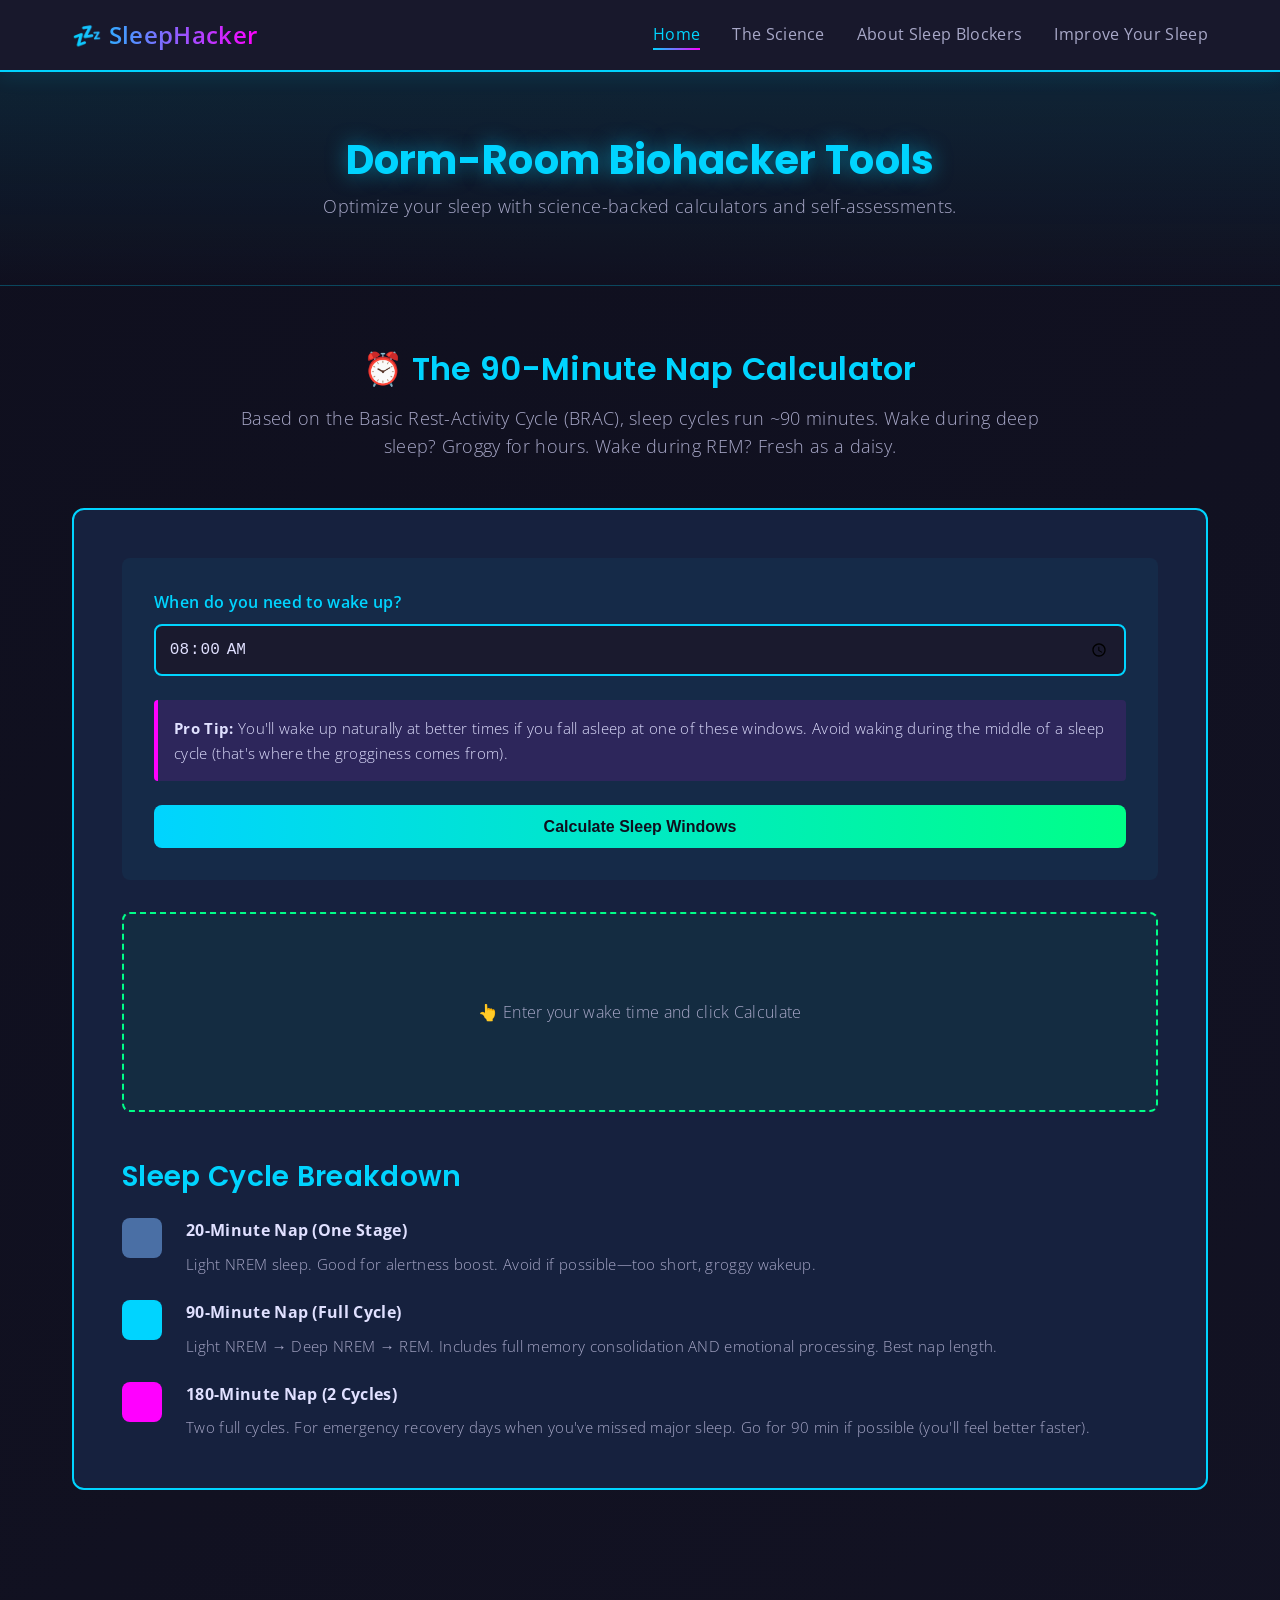
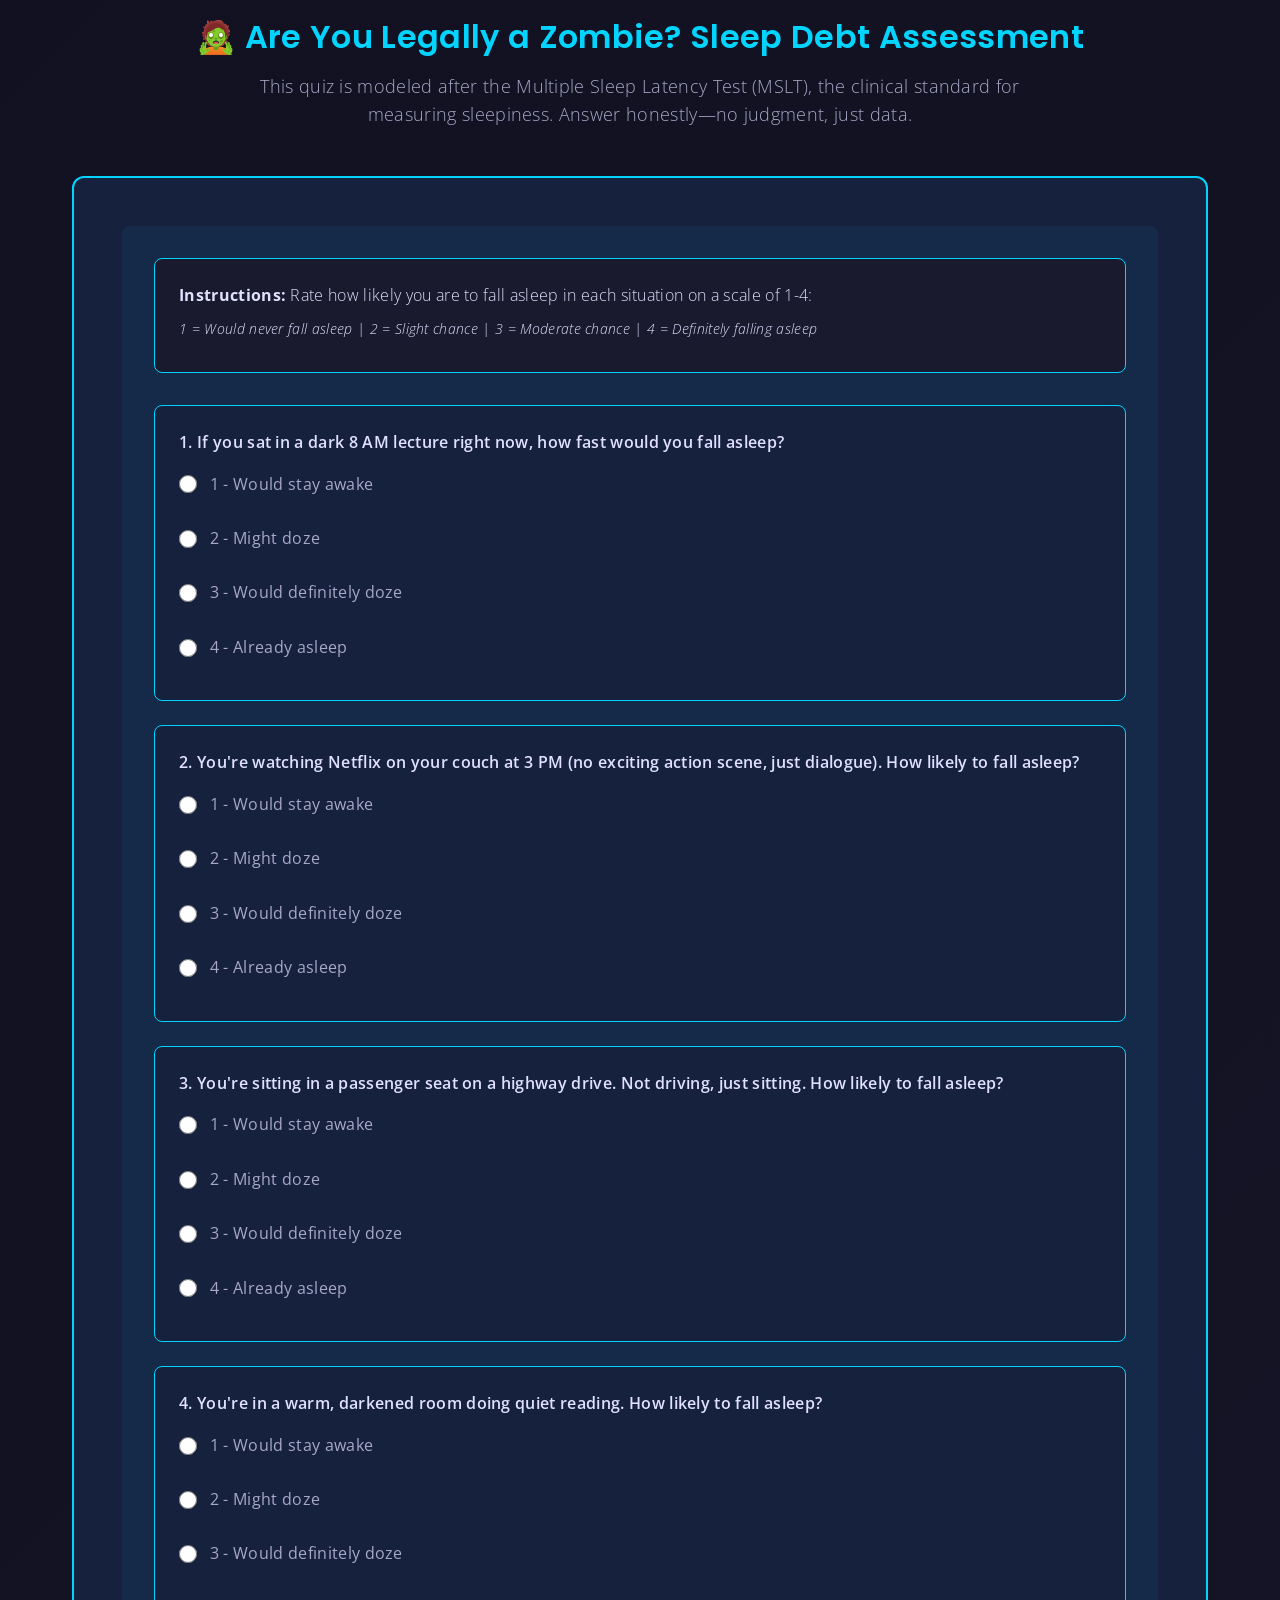
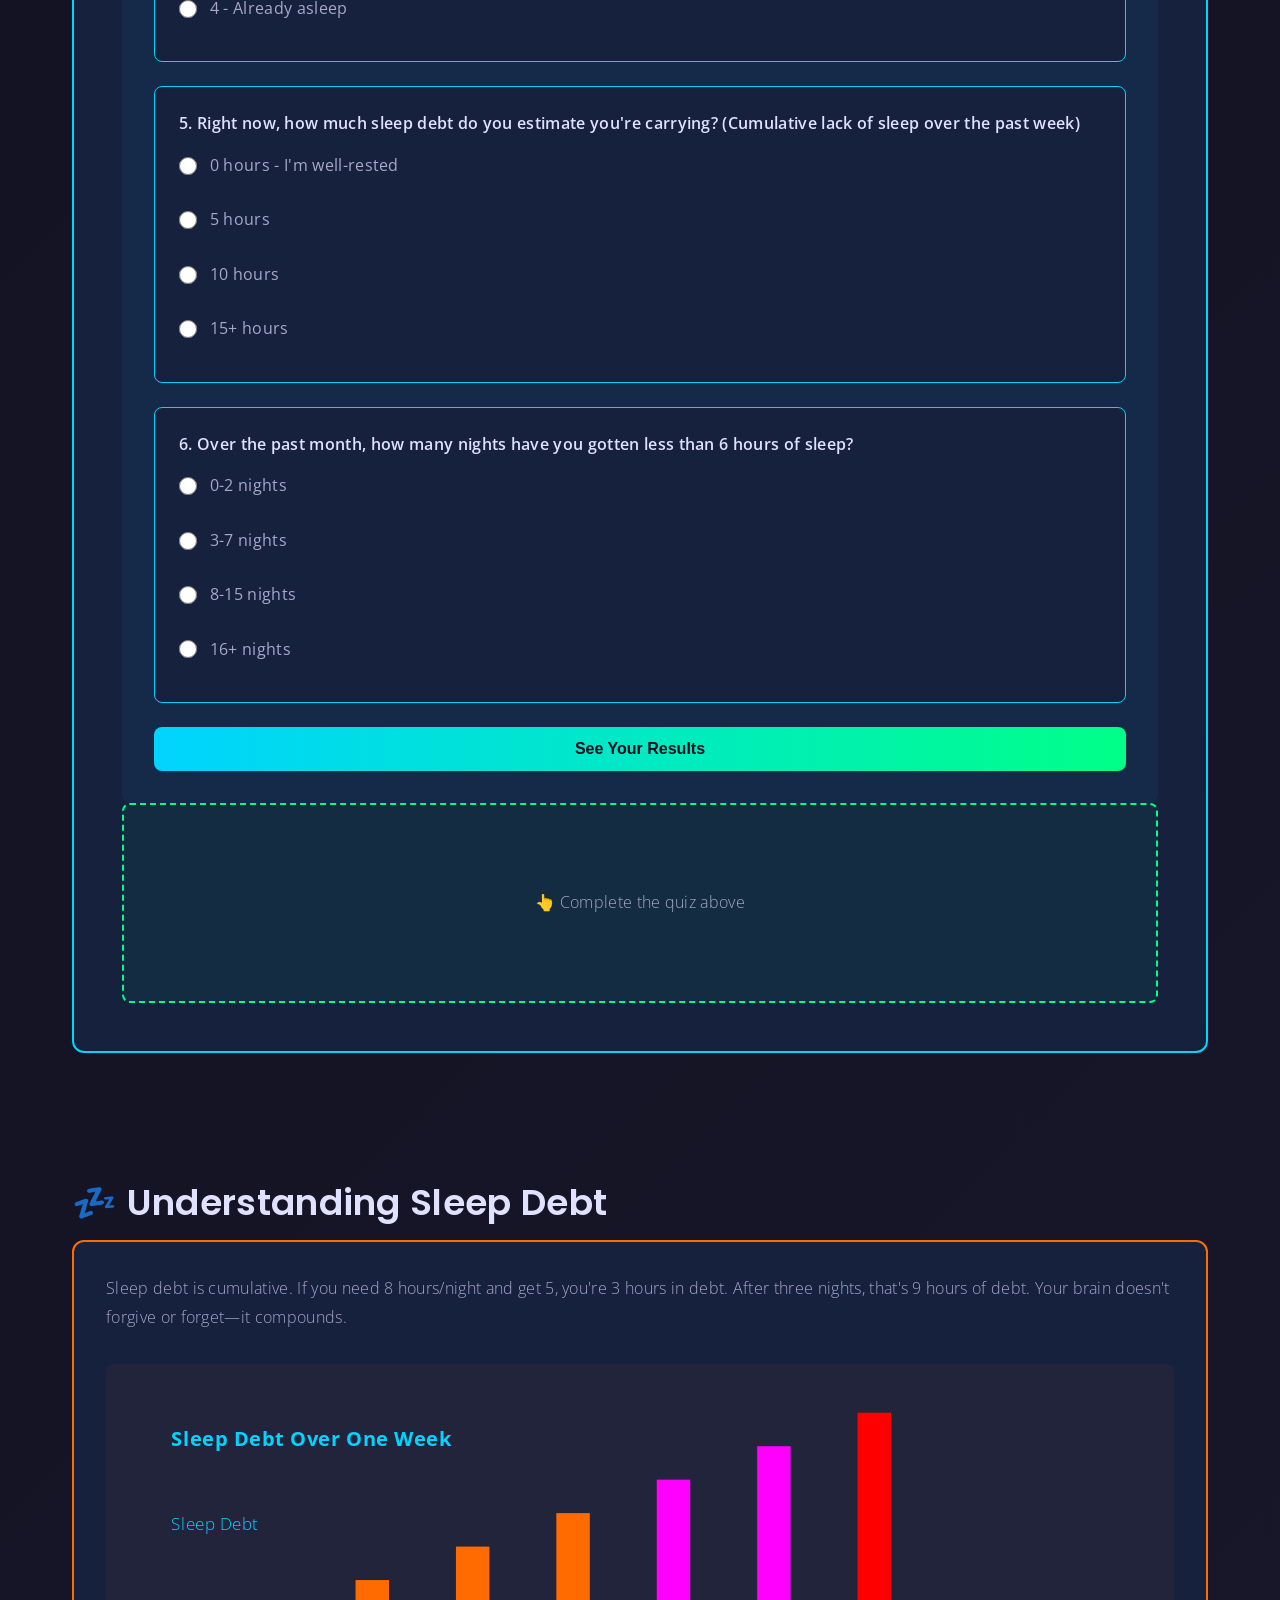
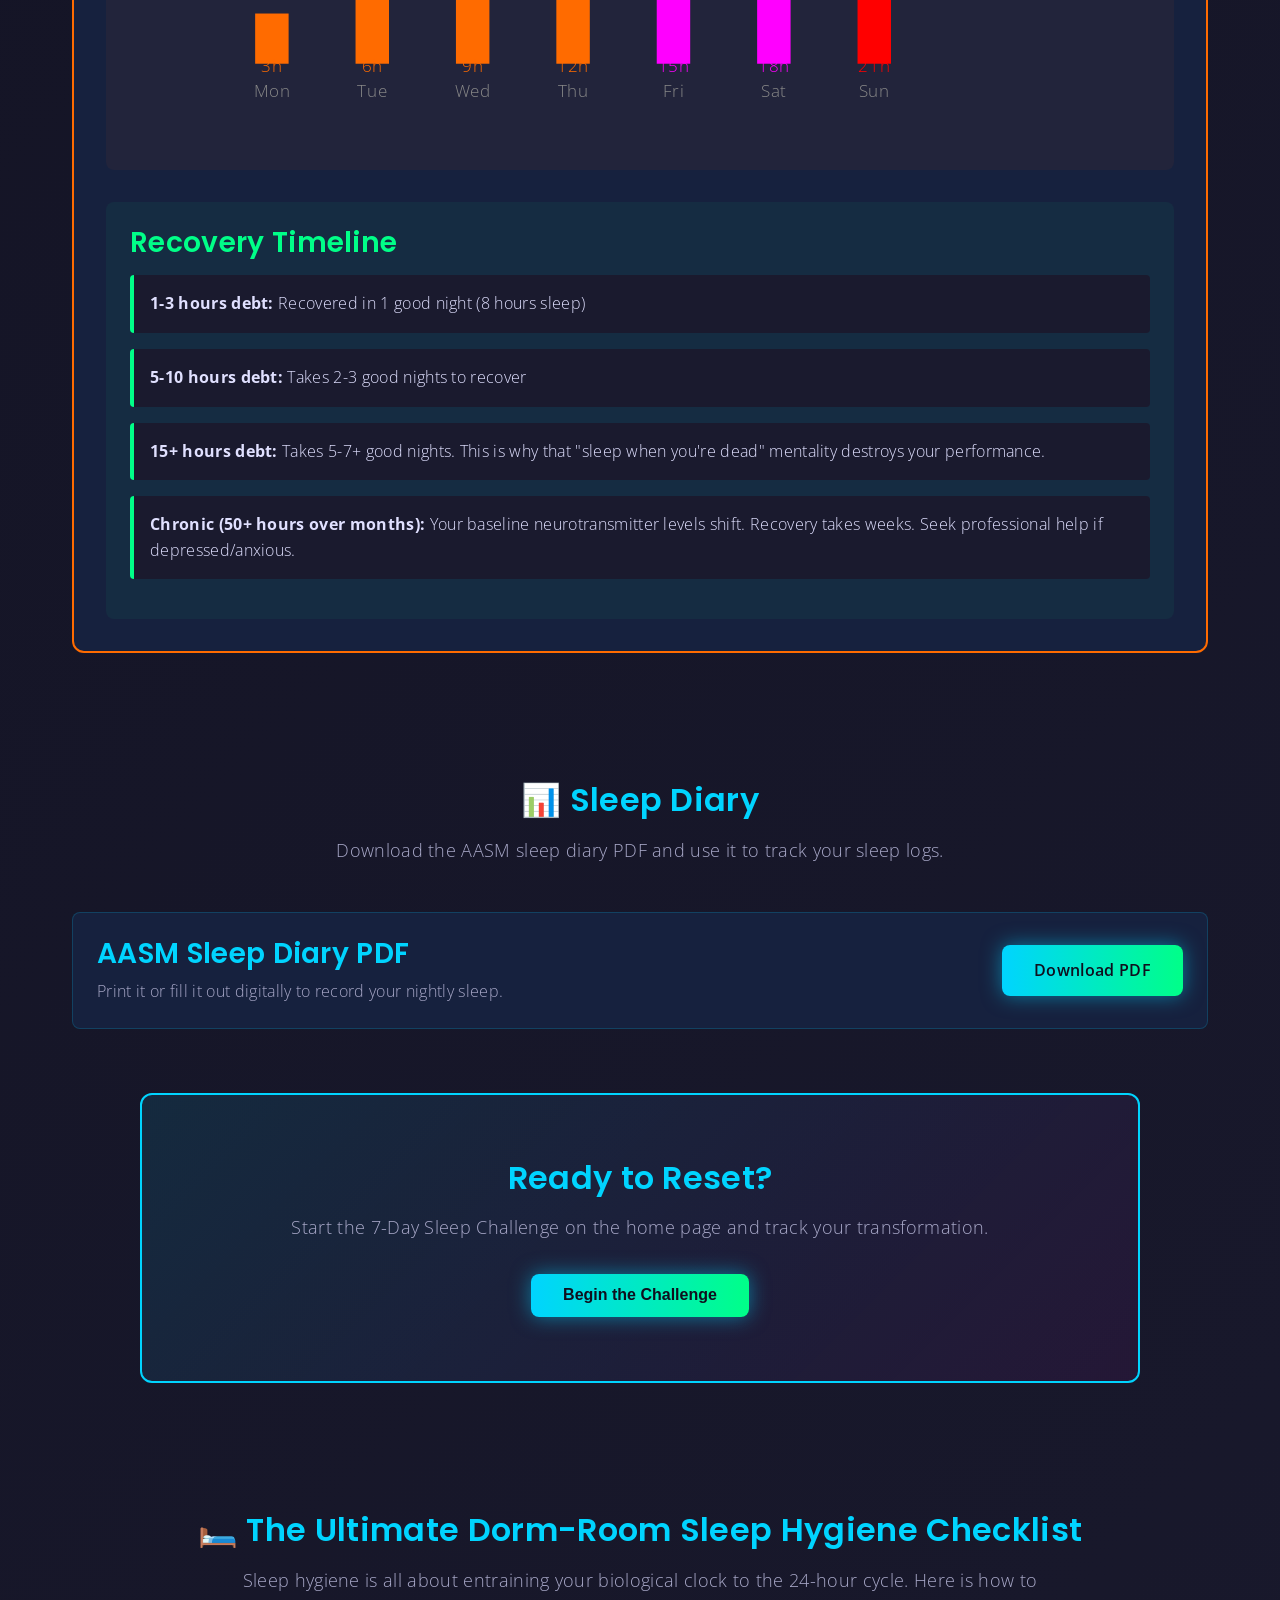
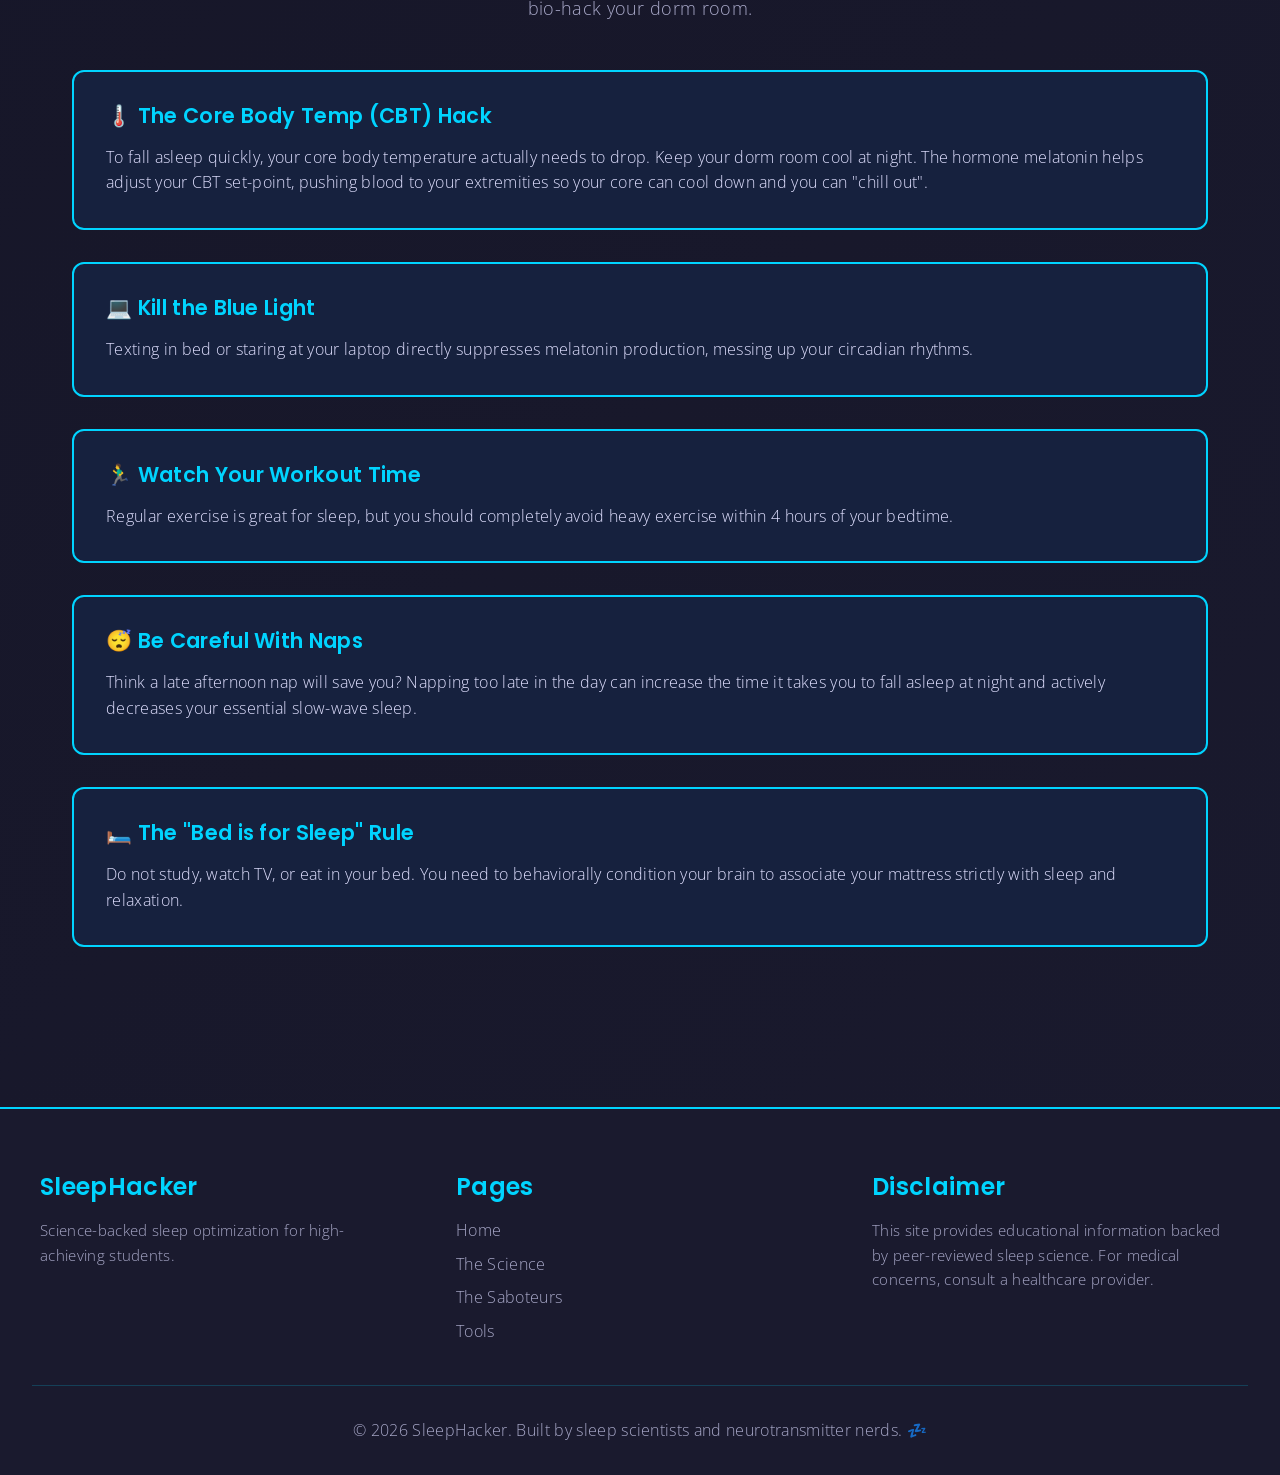
<file: tools.html>
<!doctype html>
<html lang="en">
  <head>
    <meta charset="UTF-8" />
    <meta name="viewport" content="width=device-width, initial-scale=1.0" />
    <title>Tools - SleepHacker</title>
    <link rel="preconnect" href="https://fonts.googleapis.com" />
    <link rel="preconnect" href="https://fonts.gstatic.com" crossorigin />
    <link
      href="https://fonts.googleapis.com/css2?family=Open+Sans:wght@300;400&family=Poppins:wght@400;600;700&display=swap"
      rel="stylesheet"
    />
    <link rel="stylesheet" href="styles.css" />
  </head>
  <body>
    <!-- Navigation -->
    <nav class="navbar">
      <div class="nav-container">
        <div class="logo">💤 SleepHacker</div>
        <ul class="nav-links">
          <li><a href="index.html" class="active">Home</a></li>
          <li><a href="science.html">The Science</a></li>
          <li><a href="saboteurs.html">About Sleep Blockers</a></li>
          <li><a href="tools.html">Improve Your Sleep</a></li>
        </ul>
      </div>
    </nav>

    <section class="page-header">
      <h1>Dorm-Room Biohacker Tools</h1>
      <p>
        Optimize your sleep with science-backed calculators and
        self-assessments.
      </p>
    </section>

    <!-- 90-Minute Nap Calculator -->
    <section class="tool-section">
      <div class="tool-header">
        <h2>⏰ The 90-Minute Nap Calculator</h2>
        <p class="tool-description">
          Based on the Basic Rest-Activity Cycle (BRAC), sleep cycles run ~90
          minutes. Wake during deep sleep? Groggy for hours. Wake during REM?
          Fresh as a daisy.
        </p>
      </div>

      <div class="tool-content">
        <div class="calculator-input">
          <div class="input-group">
            <label for="wakeup-time">When do you need to wake up?</label>
            <input type="time" id="wakeup-time" value="08:00" />
          </div>

          <div class="input-info">
            <p>
              <strong>Pro Tip:</strong> You'll wake up naturally at better times
              if you fall asleep at one of these windows. Avoid waking during
              the middle of a sleep cycle (that's where the grogginess comes
              from).
            </p>
          </div>

          <button class="calc-button" onclick="calculateNapTimes()">
            Calculate Sleep Windows
          </button>
        </div>

        <div class="calculator-output" id="nap-results">
          <div class="results-placeholder">
            <p>👆 Enter your wake time and click Calculate</p>
          </div>
        </div>

        <div class="cycle-guide">
          <h3>Sleep Cycle Breakdown</h3>
          <div class="cycle-breakdown">
            <div class="cycle-item">
              <div class="cycle-marker" style="background: #4a6fa5"></div>
              <div>
                <strong>20-Minute Nap (One Stage)</strong>
                <p>
                  Light NREM sleep. Good for alertness boost. Avoid if
                  possible—too short, groggy wakeup.
                </p>
              </div>
            </div>
            <div class="cycle-item">
              <div class="cycle-marker" style="background: #00d4ff"></div>
              <div>
                <strong>90-Minute Nap (Full Cycle)</strong>
                <p>
                  Light NREM → Deep NREM → REM. Includes full memory
                  consolidation AND emotional processing. Best nap length.
                </p>
              </div>
            </div>
            <div class="cycle-item">
              <div class="cycle-marker" style="background: #ff00ff"></div>
              <div>
                <strong>180-Minute Nap (2 Cycles)</strong>
                <p>
                  Two full cycles. For emergency recovery days when you've
                  missed major sleep. Go for 90 min if possible (you'll feel
                  better faster).
                </p>
              </div>
            </div>
          </div>
        </div>
      </div>
    </section>

    <!-- Zombie Test Quiz -->
    <section class="tool-section">
      <div class="tool-header">
        <h2>🧟 Are You Legally a Zombie? Sleep Debt Assessment</h2>
        <p class="tool-description">
          This quiz is modeled after the Multiple Sleep Latency Test (MSLT), the
          clinical standard for measuring sleepiness. Answer honestly—no
          judgment, just data.
        </p>
      </div>

      <div class="tool-content">
        <div class="quiz-container" id="zombie-quiz">
          <div class="quiz-intro">
            <p>
              <strong>Instructions:</strong> Rate how likely you are to fall
              asleep in each situation on a scale of 1-4:
            </p>
            <p class="scale-info">
              1 = Would never fall asleep | 2 = Slight chance | 3 = Moderate
              chance | 4 = Definitely falling asleep
            </p>
          </div>

          <form id="zombie-form">
            <div class="quiz-question">
              <label
                >1. If you sat in a dark 8 AM lecture right now, how fast would
                you fall asleep?</label
              >
              <div class="radio-group">
                <label
                  ><input type="radio" name="q1" value="1" /> 1 - Would stay
                  awake</label
                >
                <label
                  ><input type="radio" name="q1" value="2" /> 2 - Might
                  doze</label
                >
                <label
                  ><input type="radio" name="q1" value="3" /> 3 - Would
                  definitely doze</label
                >
                <label
                  ><input type="radio" name="q1" value="4" /> 4 - Already
                  asleep</label
                >
              </div>
            </div>

            <div class="quiz-question">
              <label
                >2. You're watching Netflix on your couch at 3 PM (no exciting
                action scene, just dialogue). How likely to fall asleep?</label
              >
              <div class="radio-group">
                <label
                  ><input type="radio" name="q2" value="1" /> 1 - Would stay
                  awake</label
                >
                <label
                  ><input type="radio" name="q2" value="2" /> 2 - Might
                  doze</label
                >
                <label
                  ><input type="radio" name="q2" value="3" /> 3 - Would
                  definitely doze</label
                >
                <label
                  ><input type="radio" name="q2" value="4" /> 4 - Already
                  asleep</label
                >
              </div>
            </div>

            <div class="quiz-question">
              <label
                >3. You're sitting in a passenger seat on a highway drive. Not
                driving, just sitting. How likely to fall asleep?</label
              >
              <div class="radio-group">
                <label
                  ><input type="radio" name="q3" value="1" /> 1 - Would stay
                  awake</label
                >
                <label
                  ><input type="radio" name="q3" value="2" /> 2 - Might
                  doze</label
                >
                <label
                  ><input type="radio" name="q3" value="3" /> 3 - Would
                  definitely doze</label
                >
                <label
                  ><input type="radio" name="q3" value="4" /> 4 - Already
                  asleep</label
                >
              </div>
            </div>

            <div class="quiz-question">
              <label
                >4. You're in a warm, darkened room doing quiet reading. How
                likely to fall asleep?</label
              >
              <div class="radio-group">
                <label
                  ><input type="radio" name="q4" value="1" /> 1 - Would stay
                  awake</label
                >
                <label
                  ><input type="radio" name="q4" value="2" /> 2 - Might
                  doze</label
                >
                <label
                  ><input type="radio" name="q4" value="3" /> 3 - Would
                  definitely doze</label
                >
                <label
                  ><input type="radio" name="q4" value="4" /> 4 - Already
                  asleep</label
                >
              </div>
            </div>

            <div class="quiz-question">
              <label
                >5. Right now, how much sleep debt do you estimate you're
                carrying? (Cumulative lack of sleep over the past week)</label
              >
              <div class="radio-group">
                <label
                  ><input type="radio" name="q5" value="0" /> 0 hours - I'm
                  well-rested</label
                >
                <label
                  ><input type="radio" name="q5" value="5" /> 5 hours</label
                >
                <label
                  ><input type="radio" name="q5" value="10" /> 10 hours</label
                >
                <label
                  ><input type="radio" name="q5" value="15" /> 15+ hours</label
                >
              </div>
            </div>

            <div class="quiz-question">
              <label
                >6. Over the past month, how many nights have you gotten less
                than 6 hours of sleep?</label
              >
              <div class="radio-group">
                <label
                  ><input type="radio" name="q6" value="0" /> 0-2 nights</label
                >
                <label
                  ><input type="radio" name="q6" value="2" /> 3-7 nights</label
                >
                <label
                  ><input type="radio" name="q6" value="3" /> 8-15 nights</label
                >
                <label
                  ><input type="radio" name="q6" value="4" /> 16+ nights</label
                >
              </div>
            </div>

            <button
              type="button"
              class="calc-button"
              onclick="calculateZombieScore()"
            >
              See Your Results
            </button>
          </form>
        </div>

        <div class="quiz-results" id="zombie-results">
          <div class="results-placeholder">
            <p>👆 Complete the quiz above</p>
          </div>
        </div>
      </div>
    </section>

    <!-- Sleep Debt Breakdown -->
    <section class="tool-section">
      <h2>💤 Understanding Sleep Debt</h2>
      <div class="debt-explanation">
        <p>
          Sleep debt is cumulative. If you need 8 hours/night and get 5, you're
          3 hours in debt. After three nights, that's 9 hours of debt. Your
          brain doesn't forgive or forget—it compounds.
        </p>
        <div class="debt-visual">
          <svg viewBox="0 0 600 200" xmlns="http://www.w3.org/2000/svg">
            <!-- Debt accumulation chart -->
            <text
              x="20"
              y="30"
              fill="#00d4ff"
              font-size="12"
              font-weight="bold"
            >
              Sleep Debt Over One Week
            </text>

            <!-- Days -->
            <g>
              <text
                x="80"
                y="180"
                text-anchor="middle"
                fill="#888"
                font-size="10"
              >
                Mon
              </text>
              <text
                x="140"
                y="180"
                text-anchor="middle"
                fill="#888"
                font-size="10"
              >
                Tue
              </text>
              <text
                x="200"
                y="180"
                text-anchor="middle"
                fill="#888"
                font-size="10"
              >
                Wed
              </text>
              <text
                x="260"
                y="180"
                text-anchor="middle"
                fill="#888"
                font-size="10"
              >
                Thu
              </text>
              <text
                x="320"
                y="180"
                text-anchor="middle"
                fill="#888"
                font-size="10"
              >
                Fri
              </text>
              <text
                x="380"
                y="180"
                text-anchor="middle"
                fill="#888"
                font-size="10"
              >
                Sat
              </text>
              <text
                x="440"
                y="180"
                text-anchor="middle"
                fill="#888"
                font-size="10"
              >
                Sun
              </text>
            </g>

            <!-- Bars (debt accumulation) -->
            <rect x="70" y="130" width="20" height="30" fill="#ff6b00" />
            <text
              x="80"
              y="165"
              text-anchor="middle"
              fill="#ff6b00"
              font-size="10"
            >
              3h
            </text>

            <rect x="130" y="110" width="20" height="50" fill="#ff6b00" />
            <text
              x="140"
              y="165"
              text-anchor="middle"
              fill="#ff6b00"
              font-size="10"
            >
              6h
            </text>

            <rect x="190" y="90" width="20" height="70" fill="#ff6b00" />
            <text
              x="200"
              y="165"
              text-anchor="middle"
              fill="#ff6b00"
              font-size="10"
            >
              9h
            </text>

            <rect x="250" y="70" width="20" height="90" fill="#ff6b00" />
            <text
              x="260"
              y="165"
              text-anchor="middle"
              fill="#ff6b00"
              font-size="10"
            >
              12h
            </text>

            <rect x="310" y="50" width="20" height="110" fill="#ff00ff" />
            <text
              x="320"
              y="165"
              text-anchor="middle"
              fill="#ff00ff"
              font-size="10"
            >
              15h
            </text>

            <rect x="370" y="30" width="20" height="130" fill="#ff00ff" />
            <text
              x="380"
              y="165"
              text-anchor="middle"
              fill="#ff00ff"
              font-size="10"
            >
              18h
            </text>

            <rect x="430" y="10" width="20" height="150" fill="#ff0000" />
            <text
              x="440"
              y="165"
              text-anchor="middle"
              fill="#ff0000"
              font-size="10"
            >
              21h
            </text>

            <!-- Y-axis label -->
            <text x="20" y="80" fill="#00d4ff" font-size="10">Sleep Debt</text>
          </svg>
        </div>

        <div class="debt-recovery">
          <h3>Recovery Timeline</h3>
          <div class="recovery-item">
            <strong>1-3 hours debt:</strong> Recovered in 1 good night (8 hours
            sleep)
          </div>
          <div class="recovery-item">
            <strong>5-10 hours debt:</strong> Takes 2-3 good nights to recover
          </div>
          <div class="recovery-item">
            <strong>15+ hours debt:</strong> Takes 5-7+ good nights. This is why
            that "sleep when you're dead" mentality destroys your performance.
          </div>
          <div class="recovery-item">
            <strong>Chronic (50+ hours over months):</strong> Your baseline
            neurotransmitter levels shift. Recovery takes weeks. Seek
            professional help if depressed/anxious.
          </div>
        </div>
      </div>
    </section>

    <!-- Sleep Log Builder -->
    <section class="tool-section sleep-log-section">
      <div class="tool-header">
        <h2>📊 Sleep Diary</h2>
        <p class="tool-description">
          Download the AASM sleep diary PDF and use it to track your sleep logs.
        </p>
      </div>

      <div class="sleep-diary-download">
        <div>
          <h3>AASM Sleep Diary PDF</h3>
          <p>Print it or fill it out digitally to record your nightly sleep.</p>
        </div>
        <a
          class="cta-primary"
          href="AASM Sleep Diary.pdf"
          download="AASM Sleep Diary.pdf"
        >
          Download PDF
        </a>
      </div>
    </section>

    <!-- CTA Section -->
    <section class="cta-section">
      <h2>Ready to Reset?</h2>
      <p>
        Start the 7-Day Sleep Challenge on the home page and track your
        transformation.
      </p>
      <button
        class="cta-primary"
        onclick="window.location.href = 'index.html#challenge'"
      >
        Begin the Challenge
      </button>
    </section>

    <!-- College Sleep Toolkit -->
    <section class="tool-section">
      <div class="tool-header">
        <h2>🛏️ The Ultimate Dorm-Room Sleep Hygiene Checklist</h2>
        <p class="tool-description">
          Sleep hygiene is all about entraining your biological clock to the
          24-hour cycle. Here is how to bio-hack your dorm room.
        </p>
      </div>

      <div class="toolkit-content">
        <div class="toolkit-item">
          <h3>🌡️ The Core Body Temp (CBT) Hack</h3>
          <p>
            To fall asleep quickly, your core body temperature actually needs to
            drop. Keep your dorm room cool at night. The hormone melatonin helps
            adjust your CBT set-point, pushing blood to your extremities so your
            core can cool down and you can "chill out".
          </p>
        </div>

        <div class="toolkit-item">
          <h3>💻 Kill the Blue Light</h3>
          <p>
            Texting in bed or staring at your laptop directly suppresses
            melatonin production, messing up your circadian rhythms.
          </p>
        </div>

        <div class="toolkit-item">
          <h3>🏃‍♂️ Watch Your Workout Time</h3>
          <p>
            Regular exercise is great for sleep, but you should completely avoid
            heavy exercise within 4 hours of your bedtime.
          </p>
        </div>

        <div class="toolkit-item">
          <h3>😴 Be Careful With Naps</h3>
          <p>
            Think a late afternoon nap will save you? Napping too late in the
            day can increase the time it takes you to fall asleep at night and
            actively decreases your essential slow-wave sleep.
          </p>
        </div>

        <div class="toolkit-item">
          <h3>🛏️ The "Bed is for Sleep" Rule</h3>
          <p>
            Do not study, watch TV, or eat in your bed. You need to behaviorally
            condition your brain to associate your mattress strictly with sleep
            and relaxation.
          </p>
        </div>
      </div>
    </section>

    <!-- Footer -->
    <footer class="footer">
      <div class="footer-content">
        <div class="footer-section">
          <h4>SleepHacker</h4>
          <p>Science-backed sleep optimization for high-achieving students.</p>
        </div>
        <div class="footer-section">
          <h4>Pages</h4>
          <ul>
            <li><a href="index.html">Home</a></li>
            <li><a href="science.html">The Science</a></li>
            <li><a href="saboteurs.html">The Saboteurs</a></li>
            <li><a href="tools.html">Tools</a></li>
          </ul>
        </div>
        <div class="footer-section">
          <h4>Disclaimer</h4>
          <p>
            This site provides educational information backed by peer-reviewed
            sleep science. For medical concerns, consult a healthcare provider.
          </p>
        </div>
      </div>
      <div class="footer-bottom">
        <p>
          &copy; 2026 SleepHacker. Built by sleep scientists and
          neurotransmitter nerds. 💤
        </p>
      </div>
    </footer>

    <script src="script.js"></script>
  </body>
</html>
</file>
<file: styles.css>
/* ==================== GLOBAL STYLES ==================== */

* {
  margin: 0;
  padding: 0;
  box-sizing: border-box;
}

:root {
  /* Dark Mode Colors */
  --bg-dark: #0f0f1e;
  --bg-darker: #1a1a2e;
  --bg-card: #16213e;
  --text-primary: #e0e0ff;
  --text-secondary: #a8a8c8;
  --neon-cyan: #00d4ff;
  --neon-green: #00ff88;
  --neon-magenta: #ff00ff;
  --neon-orange: #ff6b00;
  --accent-blue: #4a6fa5;

  /* Fonts */
  --font-main: "Open Sans", sans-serif;
  --font-headers: "Poppins", sans-serif;
  --font-weight-light: 300;
  --font-weight-regular: 400;
  --font-weight-bold: 600;
  --font-weight-extra-bold: 700;
}

html {
  scroll-behavior: smooth;
}

body {
  background: linear-gradient(135deg, var(--bg-dark) 0%, var(--bg-darker) 100%);
  color: var(--text-primary);
  font-family: var(--font-main);
  font-weight: var(--font-weight-light);
  line-height: 1.6;
  letter-spacing: 0.02em;
  min-height: 100vh;
}

/* Typography */
h1,
h2,
h3,
h4,
h5,
h6 {
  font-family: var(--font-headers);
  font-weight: var(--font-weight-bold);
  line-height: 1.2;
  margin-bottom: 1rem;
}

h1 {
  font-size: 3rem;
  font-weight: var(--font-weight-extra-bold);
}

h2 {
  font-size: 2.25rem;
  font-weight: var(--font-weight-bold);
}

h3 {
  font-size: 1.75rem;
  font-weight: var(--font-weight-bold);
}

h4 {
  font-size: 1.5rem;
  font-weight: var(--font-weight-bold);
}

h5 {
  font-size: 1.25rem;
  font-weight: var(--font-weight-bold);
}

h6 {
  font-size: 1.1rem;
  font-weight: var(--font-weight-bold);
}

/* ==================== NAVIGATION ==================== */

.navbar {
  background: rgba(26, 26, 46, 0.95);
  backdrop-filter: blur(10px);
  border-bottom: 2px solid var(--neon-cyan);
  position: sticky;
  top: 0;
  z-index: 1000;
  box-shadow: 0 4px 20px rgba(0, 212, 255, 0.1);
}

.nav-container {
  max-width: 1200px;
  margin: 0 auto;
  padding: 1rem 2rem;
  display: flex;
  justify-content: space-between;
  align-items: center;
}

.logo {
  font-size: 1.5rem;
  font-weight: var(--font-weight-bold);
  background: linear-gradient(90deg, var(--neon-cyan), var(--neon-magenta));
  -webkit-background-clip: text;
  -webkit-text-fill-color: transparent;
  background-clip: text;
}

.nav-links {
  display: flex;
  list-style: none;
  gap: 2rem;
}

.nav-links a {
  text-decoration: none;
  color: var(--text-secondary);
  font-weight: var(--font-weight-regular);
  transition: all 0.3s ease;
  position: relative;
}

.nav-links a::after {
  content: "";
  position: absolute;
  bottom: -5px;
  left: 0;
  width: 0;
  height: 2px;
  background: linear-gradient(90deg, var(--neon-cyan), var(--neon-magenta));
  transition: width 0.3s ease;
}

.nav-links a:hover::after,
.nav-links a.active::after {
  width: 100%;
}

.nav-links a:hover,
.nav-links a.active {
  color: var(--neon-cyan);
}

/* ==================== PAGE HEADER ==================== */

.page-header {
  text-align: center;
  padding: 4rem 2rem;
  background: linear-gradient(
    180deg,
    rgba(0, 212, 255, 0.1) 0%,
    transparent 100%
  );
  border-bottom: 1px solid rgba(0, 212, 255, 0.2);
}

.page-header h1 {
  font-size: 2.5rem;
  margin-bottom: 0.5rem;
  color: var(--neon-cyan);
  text-shadow: 0 0 20px rgba(0, 212, 255, 0.5);
}

.page-header p {
  font-size: 1.1rem;
  color: var(--text-secondary);
}

/* ==================== HERO SECTION ==================== */

.hero {
  display: grid;
  grid-template-columns: 1fr 1fr;
  gap: 4rem;
  align-items: center;
  max-width: 1200px;
  margin: 0 auto;
  padding: 6rem 2rem;
}

.hero-content {
  z-index: 2;
}

.hero-title {
  font-size: 3.5rem;
  line-height: 1.2;
  margin-bottom: 1.5rem;
  background: linear-gradient(90deg, var(--neon-cyan), var(--neon-green));
  -webkit-background-clip: text;
  -webkit-text-fill-color: transparent;
  background-clip: text;
}

.hero-subtitle {
  font-size: 1.5rem;
  color: var(--neon-magenta);
  margin-bottom: 1rem;
  font-weight: var(--font-weight-bold);
}

.hero-description {
  font-size: 1.1rem;
  color: var(--text-secondary);
  margin-bottom: 2rem;
  max-width: 500px;
}

.hero-visual {
  display: flex;
  justify-content: center;
  align-items: center;
}

.brain-icon {
  width: 300px;
  height: 300px;
  filter: drop-shadow(0 0 30px rgba(0, 212, 255, 0.3))
    drop-shadow(0 0 60px rgba(0, 255, 136, 0.2));
  animation: float 3s ease-in-out infinite;
}

@keyframes float {
  0%,
  100% {
    transform: translateY(0px);
  }
  50% {
    transform: translateY(-20px);
  }
}

/* ==================== BUTTONS ==================== */

.cta-button,
.cta-primary,
.cta-secondary {
  padding: 0.8rem 2rem;
  border: none;
  border-radius: 8px;
  font-size: 1rem;
  font-weight: var(--font-weight-bold);
  cursor: pointer;
  transition: all 0.3s ease;
  text-decoration: none;
  display: inline-block;
}

.cta-button,
.cta-primary {
  background: linear-gradient(90deg, var(--neon-cyan), var(--neon-green));
  color: var(--bg-dark);
  box-shadow: 0 0 20px rgba(0, 212, 255, 0.5);
}

.cta-button:hover,
.cta-primary:hover {
  box-shadow: 0 0 40px rgba(0, 212, 255, 0.8);
  transform: scale(1.05);
}

.cta-secondary {
  background: transparent;
  color: var(--neon-cyan);
  border: 2px solid var(--neon-cyan);
}

.cta-secondary:hover {
  background: rgba(0, 212, 255, 0.1);
  box-shadow: 0 0 20px rgba(0, 212, 255, 0.5);
}

/* ==================== SECTIONS ==================== */

.section-title {
  font-size: 2.5rem;
  text-align: center;
  margin-bottom: 3rem;
  background: linear-gradient(90deg, var(--neon-cyan), var(--neon-magenta));
  -webkit-background-clip: text;
  -webkit-text-fill-color: transparent;
  background-clip: text;
}

.section-intro {
  text-align: center;
  font-size: 1.1rem;
  color: var(--text-secondary);
  max-width: 800px;
  margin: 0 auto 3rem;
}

/* ==================== THREE PILLARS ==================== */

.three-pillars {
  max-width: 1200px;
  margin: 0 auto;
  padding: 6rem 2rem;
}

.pillars-grid {
  display: grid;
  grid-template-columns: repeat(auto-fit, minmax(320px, 1fr));
  gap: 2rem;
  margin-bottom: 3rem;
}

.pillar-card {
  background: var(--bg-card);
  border: 2px solid var(--neon-cyan);
  border-radius: 12px;
  padding: 2rem;
  transition: all 0.3s ease;
  box-shadow: 0 0 20px rgba(0, 212, 255, 0.1);
}

.pillar-card:hover {
  transform: translateY(-10px);
  box-shadow: 0 10px 40px rgba(0, 212, 255, 0.3);
  border-color: var(--neon-magenta);
}

.pillar-icon {
  font-size: 3rem;
  margin-bottom: 1rem;
}

.pillar-card h3 {
  font-size: 1.5rem;
  margin-bottom: 1rem;
  color: var(--neon-cyan);
}

.pillar-intro {
  font-size: 1rem;
  color: var(--neon-green);
  margin-bottom: 1rem;
}

.pillar-card p {
  color: var(--text-secondary);
  margin-bottom: 1rem;
  line-height: 1.8;
}

.science-snippet {
  background: rgba(0, 212, 255, 0.1);
  border-left: 4px solid var(--neon-cyan);
  padding: 1rem;
  border-radius: 4px;
  color: var(--text-primary);
  font-size: 0.95rem;
  margin-bottom: 1rem;
}

.impact {
  background: rgba(255, 0, 255, 0.1);
  border-left: 4px solid var(--neon-magenta);
  padding: 1rem;
  border-radius: 4px;
  color: var(--text-primary);
  font-size: 0.95rem;
}

/* ==================== CTA SECTIONS ==================== */

.cta-section {
  background: linear-gradient(
    135deg,
    rgba(0, 212, 255, 0.1),
    rgba(255, 0, 255, 0.05)
  );
  border: 2px solid var(--neon-cyan);
  border-radius: 12px;
  padding: 4rem 2rem;
  text-align: center;
  margin: 4rem auto;
  max-width: 1000px;
}

.cta-section h2 {
  font-size: 2rem;
  margin-bottom: 1rem;
  color: var(--neon-cyan);
}

.cta-section p {
  font-size: 1.1rem;
  color: var(--text-secondary);
  margin-bottom: 2rem;
}

.cta-buttons {
  display: flex;
  gap: 1rem;
  justify-content: center;
  flex-wrap: wrap;
}

/* ==================== CHALLENGE SECTION ==================== */

.challenge-section {
  max-width: 1200px;
  margin: 0 auto;
  padding: 4rem 2rem;
}

.challenge-intro {
  text-align: center;
  font-size: 1.1rem;
  color: var(--text-secondary);
  margin-bottom: 3rem;
}

.challenge-grid {
  display: grid;
  grid-template-columns: repeat(auto-fit, minmax(300px, 1fr));
  gap: 2rem;
  margin-bottom: 3rem;
}

.challenge-card {
  background: var(--bg-card);
  border: 2px solid var(--neon-green);
  border-radius: 12px;
  padding: 2rem;
  position: relative;
  transition: all 0.3s ease;
}

.challenge-card:hover {
  box-shadow: 0 0 30px rgba(0, 255, 136, 0.3);
}

.day-badge {
  position: absolute;
  top: 10px;
  right: 10px;
  background: var(--neon-green);
  color: var(--bg-dark);
  padding: 0.4rem 0.8rem;
  border-radius: 20px;
  font-size: 0.8rem;
  font-weight: var(--font-weight-bold);
}

.challenge-card h4 {
  font-size: 1.3rem;
  margin-bottom: 0.5rem;
  color: var(--neon-green);
  margin-top: 1rem;
}

.challenge-card p {
  color: var(--text-secondary);
  margin-bottom: 1.5rem;
  line-height: 1.7;
}

.track-section {
  background: rgba(0, 255, 136, 0.05);
  padding: 1rem;
  border-radius: 8px;
}

.track-section label {
  display: flex;
  align-items: center;
  gap: 0.5rem;
  cursor: pointer;
  color: var(--text-primary);
  font-weight: var(--font-weight-regular);
}

.track-section input[type="checkbox"] {
  width: 20px;
  height: 20px;
  cursor: pointer;
  accent-color: var(--neon-green);
}

.challenge-notes {
  width: 100%;
  padding: 0.5rem;
  margin-top: 0.5rem;
  background: var(--bg-darker);
  color: var(--text-primary);
  border: 1px solid var(--neon-green);
  border-radius: 4px;
  font-family: var(--font-main);
  font-size: 0.9rem;
  resize: vertical;
  min-height: 60px;
}

.challenge-cta {
  text-align: center;
  padding: 2rem;
  background: rgba(0, 255, 136, 0.1);
  border: 2px dashed var(--neon-green);
  border-radius: 8px;
}

.challenge-cta p {
  font-size: 1.1rem;
  margin-bottom: 1rem;
}

.export-btn {
  background: var(--neon-green);
  color: var(--bg-dark);
  padding: 0.8rem 2rem;
  border: none;
  border-radius: 8px;
  font-weight: var(--font-weight-bold);
  cursor: pointer;
  transition: all 0.3s ease;
}

.export-btn:hover {
  box-shadow: 0 0 20px rgba(0, 255, 136, 0.5);
  transform: scale(1.05);
}

/* ==================== SCIENCE SECTIONS ==================== */

.science-section {
  max-width: 1200px;
  margin: 0 auto;
  padding: 4rem 2rem;
  border-bottom: 1px solid rgba(0, 212, 255, 0.2);
}

.science-grid {
  display: grid;
  grid-template-columns: repeat(auto-fit, minmax(400px, 1fr));
  gap: 3rem;
  margin-bottom: 3rem;
}

.process-card,
.memory-card {
  background: var(--bg-card);
  border: 2px solid var(--neon-cyan);
  border-radius: 12px;
  padding: 2rem;
}

.process-card h3,
.memory-card h3 {
  font-size: 1.5rem;
  margin-bottom: 1.5rem;
  color: var(--neon-cyan);
}

.process-visual,
.memory-card {
  margin-bottom: 1.5rem;
}

.process-visual svg,
.circadian-svg,
.adenosine-svg {
  width: 100%;
  height: auto;
  min-height: 200px;
}

.who-needs-this {
  background: rgba(255, 0, 255, 0.1);
  border-left: 4px solid var(--neon-magenta);
  padding: 1rem;
  border-radius: 4px;
  margin-bottom: 1rem;
}

.who-needs-this ul {
  list-style: none;
  margin-left: 1rem;
}

.who-needs-this li {
  color: var(--text-primary);
  margin-bottom: 0.5rem;
}

.explanation {
  color: var(--text-secondary);
  line-height: 1.8;
  margin-bottom: 1rem;
}

.study-tip {
  background: rgba(0, 255, 136, 0.1);
  border-left: 4px solid var(--neon-green);
  padding: 1rem;
  border-radius: 4px;
  color: var(--text-primary);
  font-size: 0.95rem;
}

.key-point {
  background: rgba(0, 212, 255, 0.15);
  border: 1px solid var(--neon-cyan);
  padding: 1.5rem;
  border-radius: 8px;
  color: var(--text-primary);
  margin-top: 1rem;
  font-size: 0.95rem;
}

.memory-grid {
  display: grid;
  grid-template-columns: repeat(auto-fit, minmax(350px, 1fr));
  gap: 2rem;
  margin-bottom: 3rem;
}

.process-explanation,
.phase-delay-content {
  background: var(--bg-card);
  border: 2px solid var(--neon-magenta);
  border-radius: 12px;
  padding: 2rem;
  margin-top: 2rem;
}

.sleep-stages-chart {
  width: 100%;
  height: auto;
  min-height: 300px;
  margin: 2rem 0;
}

.chart-explanation {
  background: rgba(255, 0, 255, 0.1);
  padding: 1.5rem;
  border-radius: 8px;
  color: var(--text-primary);
  font-size: 0.95rem;
}

.phase-delay {
  background: linear-gradient(
    135deg,
    rgba(255, 0, 255, 0.05),
    rgba(0, 212, 255, 0.05)
  );
  border-left: 6px solid var(--neon-magenta);
}

.intro-text {
  font-size: 1.1rem;
  color: var(--text-primary);
  margin-bottom: 2rem;
  line-height: 1.8;
}

.phase-delay-visual {
  margin: 2rem 0;
}

.phase-delay-visual svg {
  width: 100%;
  height: auto;
  min-height: 250px;
}

.phase-delay-explanation {
  background: var(--bg-darker);
  padding: 1.5rem;
  border-radius: 8px;
  border: 1px solid var(--neon-cyan);
}

.phase-delay-explanation p {
  margin-bottom: 1rem;
  color: var(--text-secondary);
  line-height: 1.8;
}

.actionable {
  background: rgba(0, 255, 136, 0.1);
  border-left: 4px solid var(--neon-green);
  padding: 1rem;
  border-radius: 4px;
  color: var(--text-primary);
}

/* ==================== SABOTEUR SECTIONS ==================== */

.saboteur-section {
  max-width: 1200px;
  margin: 0 auto;
  padding: 4rem 2rem;
}

.saboteur-intro {
  text-align: center;
  margin-bottom: 3rem;
}

.saboteur-intro h2 {
  font-size: 2rem;
  color: var(--neon-cyan);
  margin-bottom: 1rem;
}

.saboteur-hook {
  font-size: 1.1rem;
  color: var(--text-secondary);
  margin-bottom: 0.5rem;
}

.saboteur-truth {
  font-size: 1.1rem;
  color: var(--neon-green);
  font-weight: var(--font-weight-bold);
}

.saboteur-explainer {
  display: grid;
  grid-template-columns: 1fr 1fr;
  gap: 3rem;
  align-items: start;
}

.saboteur-visual {
  background: var(--bg-card);
  border: 2px solid var(--neon-cyan);
  border-radius: 12px;
  padding: 2rem;
}

.saboteur-visual svg {
  width: 100%;
  height: auto;
}

.saboteur-text h3 {
  font-size: 1.3rem;
  color: var(--neon-cyan);
  margin: 1.5rem 0 1rem;
}

.saboteur-text p {
  color: var(--text-secondary);
  margin-bottom: 1rem;
  line-height: 1.8;
}

.trap-list {
  list-style: none;
}

.trap-list li {
  background: rgba(255, 107, 0, 0.05);
  border-left: 4px solid var(--neon-orange);
  padding: 1rem;
  margin-bottom: 1rem;
  border-radius: 4px;
  color: var(--text-primary);
}

.trap-list strong {
  color: var(--neon-orange);
}

.fix-box {
  background: rgba(0, 255, 136, 0.1);
  border: 2px solid var(--neon-green);
  border-radius: 8px;
  padding: 1.5rem;
  margin-top: 1rem;
}

.fix-box p {
  color: var(--text-primary);
  margin-bottom: 1rem;
  line-height: 1.8;
}

.fix-box strong {
  color: var(--neon-green);
}

/* ==================== TOOLS SECTION ==================== */

.tool-section {
  max-width: 1200px;
  margin: 0 auto;
  padding: 4rem 2rem;
}

.tool-header {
  text-align: center;
  margin-bottom: 3rem;
}

.tool-header h2 {
  font-size: 2rem;
  color: var(--neon-cyan);
  margin-bottom: 1rem;
}

.tool-description {
  font-size: 1.1rem;
  color: var(--text-secondary);
  max-width: 800px;
  margin: 0 auto;
}

.tool-content {
  background: var(--bg-card);
  border: 2px solid var(--neon-cyan);
  border-radius: 12px;
  padding: 3rem;
}

.calculator-input {
  background: rgba(0, 212, 255, 0.05);
  padding: 2rem;
  border-radius: 8px;
  margin-bottom: 2rem;
}

.input-group {
  margin-bottom: 1.5rem;
}

.input-group label {
  display: block;
  margin-bottom: 0.5rem;
  color: var(--neon-cyan);
  font-weight: var(--font-weight-bold);
}

.input-group input {
  width: 100%;
  padding: 0.8rem;
  background: var(--bg-darker);
  color: var(--text-primary);
  border: 2px solid var(--neon-cyan);
  border-radius: 8px;
  font-size: 1rem;
}

.input-info {
  background: rgba(255, 0, 255, 0.1);
  border-left: 4px solid var(--neon-magenta);
  padding: 1rem;
  border-radius: 4px;
  margin-bottom: 1.5rem;
}

.input-info p {
  color: var(--text-primary);
  font-size: 0.95rem;
}

.calc-button {
  background: linear-gradient(90deg, var(--neon-cyan), var(--neon-green));
  color: var(--bg-dark);
  padding: 0.8rem 2rem;
  border: none;
  border-radius: 8px;
  font-weight: var(--font-weight-bold);
  cursor: pointer;
  transition: all 0.3s ease;
  width: 100%;
  font-size: 1rem;
}

.calc-button:hover {
  box-shadow: 0 0 20px rgba(0, 212, 255, 0.5);
  transform: scale(1.02);
}

.calculator-output,
.quiz-results {
  background: rgba(0, 255, 136, 0.05);
  border: 2px dashed var(--neon-green);
  border-radius: 8px;
  padding: 2rem;
  min-height: 200px;
  display: flex;
  align-items: center;
  justify-content: center;
}

.results-placeholder {
  text-align: center;
  color: var(--text-secondary);
}

.cycle-guide {
  margin-top: 3rem;
}

.cycle-guide h3 {
  color: var(--neon-cyan);
  margin-bottom: 1.5rem;
}

.cycle-breakdown {
  display: grid;
  gap: 1.5rem;
}

.cycle-item {
  display: flex;
  gap: 1.5rem;
  align-items: flex-start;
}

.cycle-marker {
  width: 40px;
  height: 40px;
  border-radius: 8px;
  flex-shrink: 0;
}

.cycle-item strong {
  display: block;
  color: var(--text-primary);
  margin-bottom: 0.5rem;
}

.cycle-item p {
  color: var(--text-secondary);
  font-size: 0.95rem;
}

/* ==================== TOOLKIT STYLES ==================== */

.toolkit-content {
  display: grid;
  gap: 2rem;
}

.toolkit-item {
  background: var(--bg-card);
  border: 2px solid var(--neon-cyan);
  border-radius: 12px;
  padding: 2rem;
  transition: all 0.3s ease;
}

.toolkit-item:hover {
  box-shadow: 0 0 20px rgba(0, 212, 255, 0.3);
  transform: translateY(-2px);
}

.toolkit-item h3 {
  color: var(--neon-cyan);
  margin-bottom: 1rem;
  font-size: 1.3rem;
}

.toolkit-item p {
  color: var(--text-primary);
  line-height: 1.6;
}

/* ==================== SLEEP LOG STYLES ==================== */

.sleep-log-section {
  padding-bottom: 0;
}

.sleep-diary-download {
  display: flex;
  justify-content: space-between;
  align-items: center;
  gap: 1.5rem;
  background: var(--bg-card);
  border: 1px solid rgba(0, 212, 255, 0.18);
  border-radius: 8px;
  padding: 1.5rem;
}

.sleep-diary-download h3 {
  color: var(--neon-cyan);
  margin-bottom: 0.5rem;
}

.sleep-diary-download p {
  color: var(--text-secondary);
}

.sleep-diary-download .cta-primary {
  flex-shrink: 0;
  text-decoration: none;
}

.sleep-log-grid-wrapper {
  overflow-x: auto;
  margin: 0 auto 1.5rem;
  padding-bottom: 0.5rem;
}

.sleep-log-labels,
.sleep-log-grid {
  display: grid;
  grid-template-columns: repeat(48, minmax(28px, 1fr));
  gap: 6px;
}

.sleep-log-labels {
  margin-bottom: 0.75rem;
}

.sleep-log-labels span {
  color: var(--text-secondary);
  font-size: 0.75rem;
  text-align: center;
}

.sleep-log-grid {
  min-width: 1248px;
  padding: 1rem;
  border: 1px solid rgba(0, 212, 255, 0.18);
  border-radius: 18px;
  background: rgba(255, 255, 255, 0.03);
}

.slot {
  position: relative;
  min-height: 56px;
  border: 1px solid rgba(255, 255, 255, 0.08);
  background: rgba(255, 255, 255, 0.03);
  border-radius: 12px;
  cursor: pointer;
  transition:
    transform 0.15s ease,
    background 0.2s ease,
    border-color 0.2s ease;
}

.slot:hover {
  transform: translateY(-1px);
  border-color: rgba(0, 212, 255, 0.35);
}

.slot-sleep {
  background: linear-gradient(180deg, #7b3eff 0%, #9d4edd 100%);
  box-shadow: 0 0 18px rgba(157, 78, 237, 0.35);
  border-color: rgba(157, 78, 237, 0.5);
}

.slot-tag {
  position: absolute;
  bottom: 6px;
  right: 6px;
  width: 24px;
  height: 24px;
  border-radius: 999px;
  display: none;
  align-items: center;
  justify-content: center;
  color: #111;
  font-size: 0.85rem;
  font-weight: 700;
}

.tag-dock {
  display: flex;
  flex-wrap: wrap;
  gap: 1rem;
  margin: 1rem 0 1.5rem;
}

.tag-chip {
  background: rgba(255, 255, 255, 0.05);
  border: 1px solid rgba(0, 212, 255, 0.2);
  border-radius: 999px;
  color: var(--text-primary);
  padding: 0.85rem 1rem;
  cursor: pointer;
  transition: all 0.25s ease;
  display: inline-flex;
  align-items: center;
  gap: 0.5rem;
  user-select: none;
}

.tag-chip:hover,
.tag-chip.selected {
  background: rgba(0, 212, 255, 0.16);
  border-color: #00d4ff;
  box-shadow: 0 0 18px rgba(0, 212, 255, 0.2);
}

.sleep-log-controls {
  display: flex;
  flex-wrap: wrap;
  justify-content: space-between;
  gap: 1rem;
  align-items: center;
  margin-bottom: 1rem;
}

.button-row {
  display: flex;
  flex-wrap: wrap;
  gap: 0.75rem;
}

.sleep-log-instructions {
  color: var(--text-secondary);
  max-width: 620px;
}

.sleep-log-summary,
.sleep-history {
  background: var(--bg-card);
  border: 1px solid rgba(0, 212, 255, 0.12);
  border-radius: 18px;
  padding: 1.5rem;
  margin-bottom: 1.5rem;
}

.sleep-log-summary h3,
.sleep-history h3 {
  margin-bottom: 1rem;
  color: var(--neon-cyan);
}

.history-list {
  display: grid;
  gap: 0.85rem;
}

.history-item {
  padding: 1rem;
  background: rgba(255, 255, 255, 0.02);
  border: 1px solid rgba(255, 255, 255, 0.06);
  border-radius: 14px;
}

.history-item strong {
  display: block;
  margin-bottom: 0.35rem;
  color: var(--text-primary);
}

.history-item p {
  color: var(--text-secondary);
  font-size: 0.95rem;
}

@media (max-width: 900px) {
  .sleep-log-grid,
  .sleep-log-labels {
    min-width: 1080px;
  }
}

@media (max-width: 700px) {
  .sleep-diary-download {
    align-items: stretch;
    flex-direction: column;
  }

  .sleep-diary-download .cta-primary {
    width: 100%;
    text-align: center;
  }

  .sleep-log-grid,
  .sleep-log-labels {
    min-width: 960px;
  }

  .sleep-log-grid-wrapper {
    padding-bottom: 0.25rem;
  }

  .slot {
    min-height: 48px;
  }
}

/* ==================== SABOTAGE STYLES ==================== */

.sabotage-item {
  background: rgba(255, 0, 255, 0.05);
  border: 1px solid var(--neon-magenta);
  border-radius: 8px;
  padding: 1.5rem;
  margin-bottom: 1.5rem;
}

.sabotage-item h3 {
  color: var(--neon-magenta);
  margin-bottom: 0.5rem;
  font-size: 1.2rem;
}

.sabotage-item p {
  color: var(--text-primary);
  line-height: 1.5;
}

/* ==================== QUIZ STYLES ==================== */

.quiz-container {
  background: rgba(0, 212, 255, 0.05);
  padding: 2rem;
  border-radius: 8px;
}

.quiz-intro {
  background: var(--bg-darker);
  padding: 1.5rem;
  border-radius: 8px;
  margin-bottom: 2rem;
  border: 1px solid var(--neon-cyan);
}

.quiz-intro p {
  color: var(--text-primary);
  margin-bottom: 0.5rem;
}

.scale-info {
  color: var(--text-secondary);
  font-size: 0.9rem;
  font-style: italic;
}

.quiz-question {
  background: var(--bg-card);
  border: 1px solid var(--neon-cyan);
  padding: 1.5rem;
  border-radius: 8px;
  margin-bottom: 1.5rem;
}

.quiz-question label {
  display: block;
  color: var(--text-primary);
  font-weight: var(--font-weight-bold);
  margin-bottom: 1rem;
}

.radio-group {
  display: flex;
  flex-direction: column;
  gap: 0.8rem;
}

.radio-group label {
  display: flex;
  align-items: center;
  gap: 0.8rem;
  cursor: pointer;
  font-weight: var(--font-weight-regular);
  color: var(--text-secondary);
}

.radio-group input[type="radio"] {
  cursor: pointer;
  accent-color: var(--neon-cyan);
  width: 18px;
  height: 18px;
}

.radio-group label:hover {
  color: var(--text-primary);
}

/* ==================== SLEEP DEBT SECTION ==================== */

.debt-explanation {
  background: var(--bg-card);
  border: 2px solid var(--neon-orange);
  border-radius: 12px;
  padding: 2rem;
}

.debt-explanation p {
  color: var(--text-secondary);
  margin-bottom: 1.5rem;
  line-height: 1.8;
}

.debt-visual {
  background: rgba(255, 107, 0, 0.05);
  padding: 2rem;
  border-radius: 8px;
  margin: 2rem 0;
}

.debt-visual svg {
  width: 100%;
  height: auto;
}

.debt-recovery {
  background: rgba(0, 255, 136, 0.05);
  padding: 1.5rem;
  border-radius: 8px;
  margin-top: 2rem;
}

.debt-recovery h3 {
  color: var(--neon-green);
  margin-bottom: 1rem;
}

.recovery-item {
  background: var(--bg-darker);
  padding: 1rem;
  border-left: 4px solid var(--neon-green);
  border-radius: 4px;
  margin-bottom: 1rem;
  color: var(--text-primary);
}

/* ==================== FOOTER ==================== */

.footer {
  background: var(--bg-darker);
  border-top: 2px solid var(--neon-cyan);
  padding: 4rem 2rem 2rem;
  margin-top: 6rem;
}

.footer-content {
  display: grid;
  grid-template-columns: repeat(auto-fit, minmax(250px, 1fr));
  gap: 3rem;
  max-width: 1200px;
  margin: 0 auto 2rem;
}

.footer-section h4 {
  color: var(--neon-cyan);
  margin-bottom: 1rem;
}

.footer-section p {
  color: var(--text-secondary);
  font-size: 0.95rem;
  line-height: 1.6;
}

.footer-section ul {
  list-style: none;
}

.footer-section ul li {
  margin-bottom: 0.5rem;
}

.footer-section a {
  color: var(--text-secondary);
  text-decoration: none;
  transition: all 0.3s ease;
}

.footer-section a:hover {
  color: var(--neon-cyan);
}

.footer-bottom {
  text-align: center;
  padding-top: 2rem;
  border-top: 1px solid rgba(0, 212, 255, 0.2);
  color: var(--text-secondary);
}

/* ==================== RESPONSIVE ==================== */

@media (max-width: 768px) {
  .hero {
    grid-template-columns: 1fr;
    padding: 3rem 2rem;
    gap: 2rem;
  }

  .hero-title {
    font-size: 2rem;
  }

  .nav-links {
    gap: 1rem;
  }

  .saboteur-explainer {
    grid-template-columns: 1fr;
  }

  .section-title {
    font-size: 1.8rem;
  }

  .science-grid,
  .memory-grid {
    grid-template-columns: 1fr;
  }

  .process-card,
  .memory-card {
    margin-bottom: 2rem;
  }

  .tool-content {
    padding: 1.5rem;
  }

  .cta-buttons {
    flex-direction: column;
  }

  .cta-buttons button {
    width: 100%;
  }
}

@media (max-width: 480px) {
  body {
    font-size: 0.95rem;
  }

  .hero-title {
    font-size: 1.5rem;
  }

  .nav-container {
    padding: 0.8rem 1rem;
  }

  .logo {
    font-size: 1.2rem;
  }

  .nav-links {
    gap: 0.5rem;
    font-size: 0.85rem;
  }

  .section-title {
    font-size: 1.5rem;
  }

  .pillars-grid,
  .challenge-grid {
    grid-template-columns: 1fr;
  }

  .page-header {
    padding: 2rem 1rem;
  }

  .page-header h1 {
    font-size: 1.8rem;
  }
}
</file>
